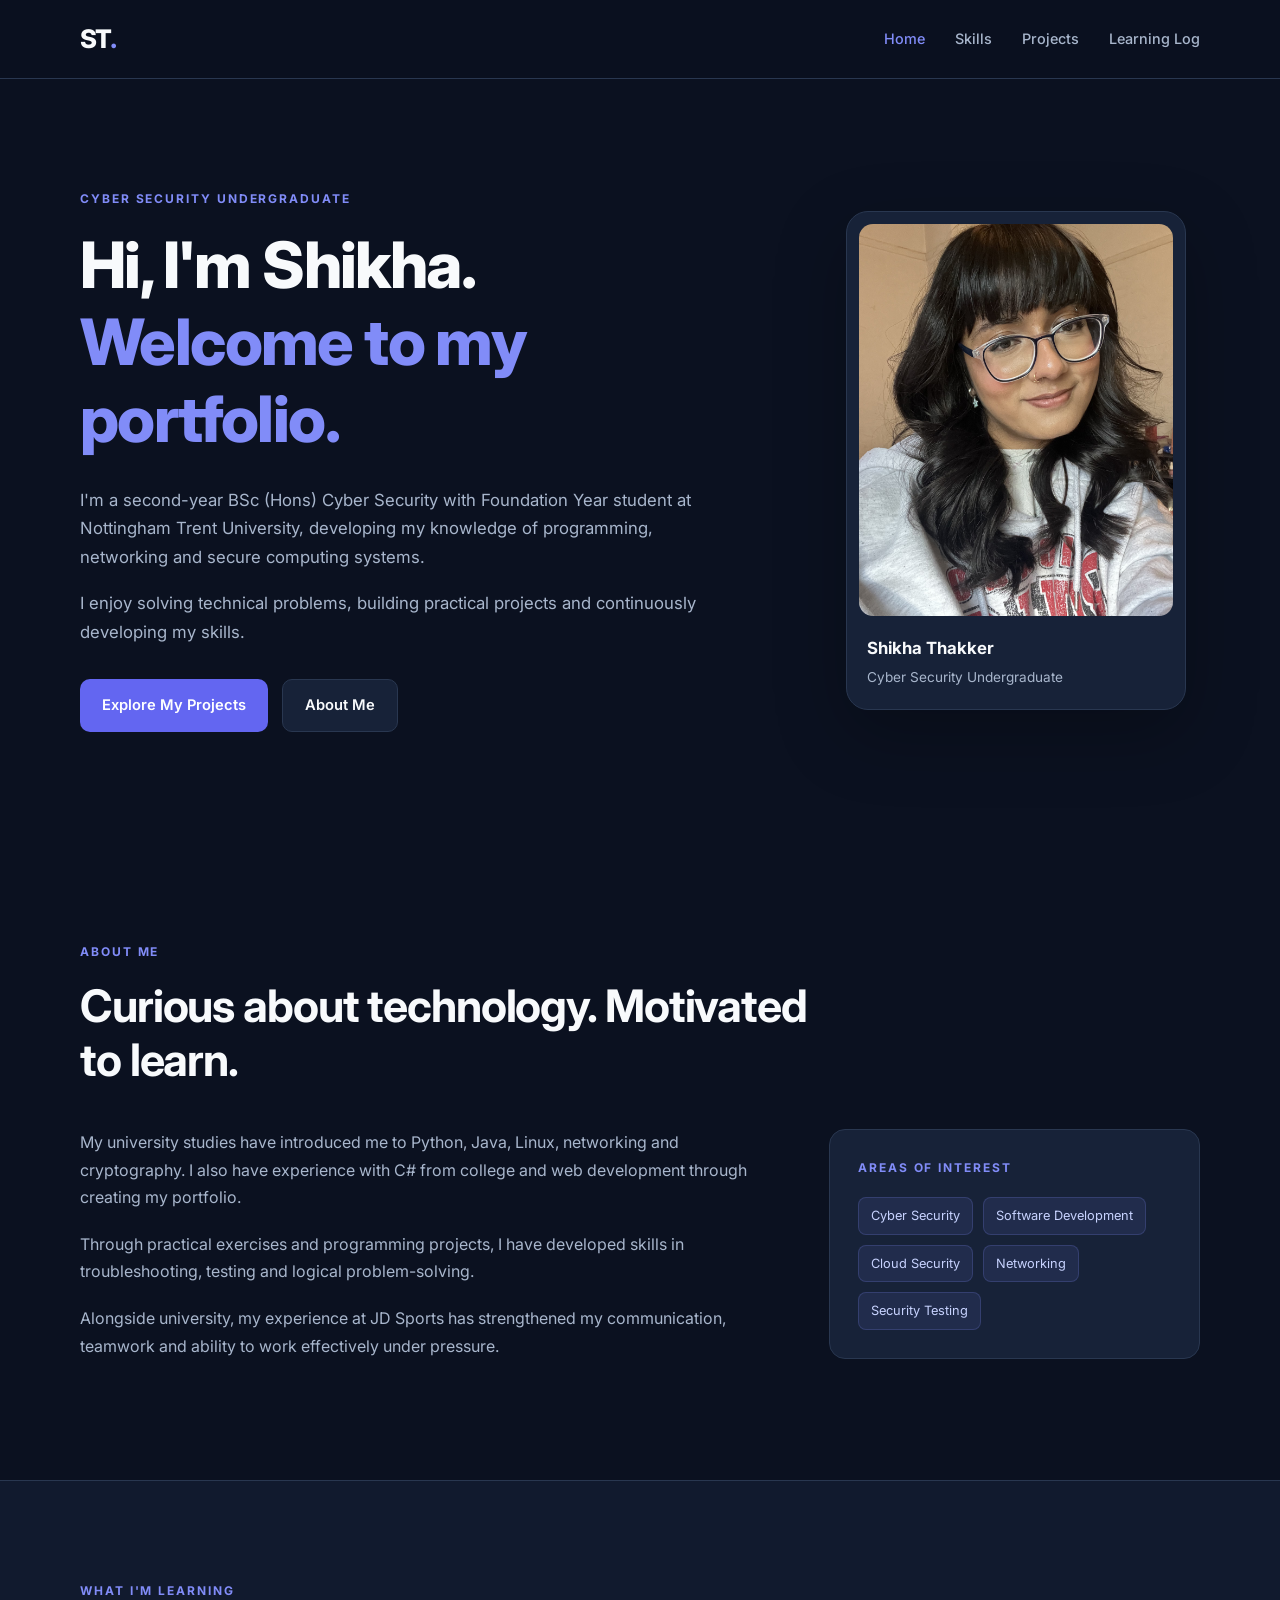
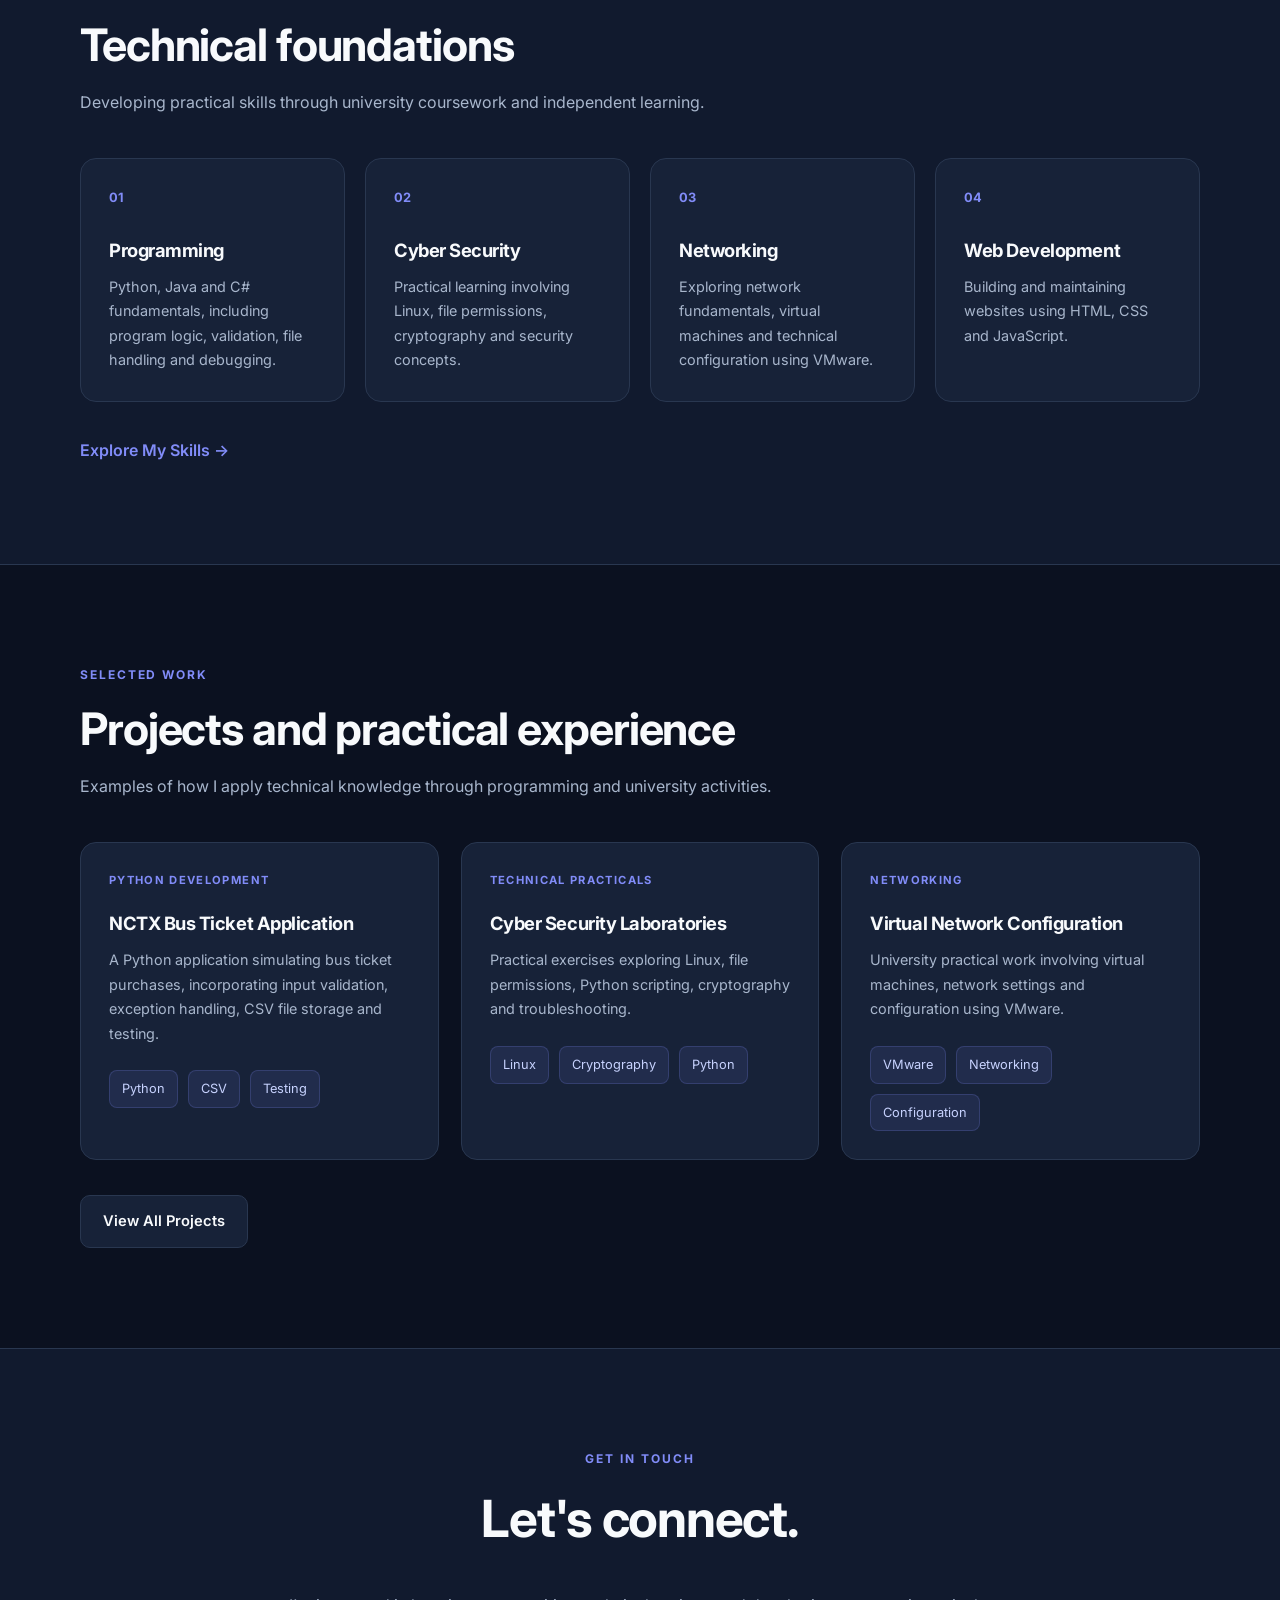
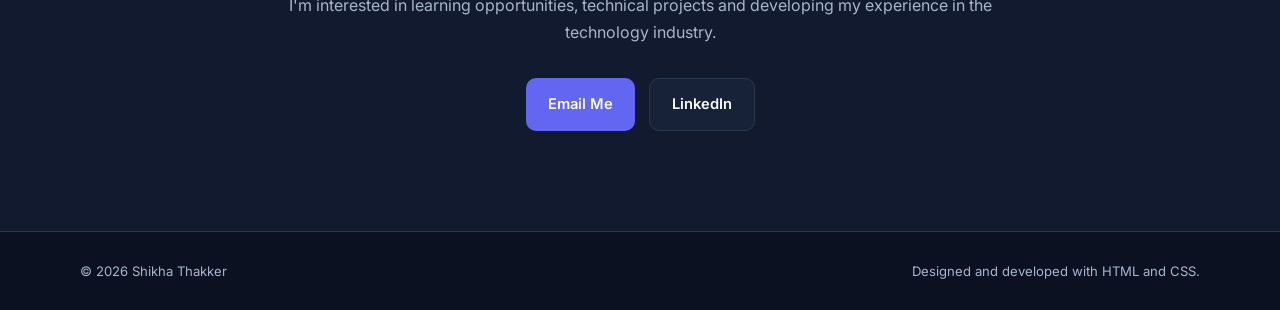
<file: index.html>
<!DOCTYPE html>
<html lang="en">
<head>
    <meta charset="UTF-8">
    <meta name="viewport"
          content="width=device-width, initial-scale=1.0">
    <meta name="description"
          content="Cyber Security portfolio showcasing programming, technical projects, networking and professional development.">

    <title>Shikha Thakker | Cyber Security Portfolio</title>

    <link rel="preconnect" href="https://fonts.googleapis.com">
    <link rel="preconnect" href="https://fonts.gstatic.com" crossorigin>
    <link href="https://fonts.googleapis.com/css2?family=Inter:wght@400;500;600;700;800&display=swap"
          rel="stylesheet">

    <link rel="stylesheet" href="style.css">
</head>

<body>

    <header class="site-header">
        <nav class="nav-container" aria-label="Main navigation">

            <a href="index.html" class="logo">
                ST<span>.</span>
            </a>

            <div class="nav-links">
                <a href="index.html" aria-current="page">Home</a>
                <a href="skills.html">Skills</a>
                <a href="work.html">Projects</a>
                <a href="learning.html">Learning Log</a>
            </div>

        </nav>
    </header>

    <main>

        <!-- HERO SECTION -->
        <section class="hero container">

            <div class="hero-content">

                <p class="eyebrow">
                    CYBER SECURITY UNDERGRADUATE
                </p>

                <h1>
                    Hi, I'm Shikha.
                    <span>Welcome to my portfolio.</span>
                </h1>

                <p class="hero-description">
                    I'm a second-year BSc (Hons) Cyber Security
                    with Foundation Year student at Nottingham
                    Trent University, developing my knowledge
                    of programming, networking and secure
                    computing systems.
                </p>

                <p class="hero-description">
                    I enjoy solving technical problems,
                    building practical projects and
                    continuously developing my skills.
                </p>

                <div class="hero-buttons">
                    <a href="work.html" class="btn btn-primary">
                        Explore My Projects
                    </a>

                    <a href="#about" class="btn btn-secondary">
                        About Me
                    </a>
                </div>

            </div>

            <div class="hero-visual">
                <div class="profile-card">
                    <img src="IMG_5863.jpg"
                         alt="Profile photograph of Shikha Thakker"
                         class="profile-photo">

                    <div class="profile-card-info">
                        <strong>Shikha Thakker</strong>
                        <span>Cyber Security Undergraduate</span>
                    </div>
                </div>
            </div>

        </section>

        <!-- ABOUT SECTION -->
        <section id="about" class="section container">

            <div class="section-heading">
                <p class="eyebrow">ABOUT ME</p>
                <h2>Curious about technology. Motivated to learn.</h2>
            </div>

            <div class="about-grid">

                <div class="about-text">
                    <p>
                        My university studies have introduced
                        me to Python, Java, Linux, networking
                        and cryptography. I also have experience
                        with C# from college and web development
                        through creating my portfolio.
                    </p>

                    <p>
                        Through practical exercises and
                        programming projects, I have developed
                        skills in troubleshooting, testing
                        and logical problem-solving.
                    </p>

                    <p>
                        Alongside university, my experience
                        at JD Sports has strengthened my
                        communication, teamwork and ability
                        to work effectively under pressure.
                    </p>
                </div>

                <div class="about-highlight">
                    <p class="eyebrow">AREAS OF INTEREST</p>

                    <div class="interest-tags">
                        <span>Cyber Security</span>
                        <span>Software Development</span>
                        <span>Cloud Security</span>
                        <span>Networking</span>
                        <span>Security Testing</span>
                    </div>
                </div>

            </div>

        </section>

        <!-- SKILLS SECTION -->
        <section class="section section-alt">

            <div class="container">

                <div class="section-heading">
                    <p class="eyebrow">WHAT I'M LEARNING</p>
                    <h2>Technical foundations</h2>
                    <p>
                        Developing practical skills through
                        university coursework and independent learning.
                    </p>
                </div>

                <div class="card-grid">

                    <article class="feature-card">
                        <div class="card-number">01</div>
                        <h3>Programming</h3>
                        <p>
                            Python, Java and C# fundamentals,
                            including program logic, validation,
                            file handling and debugging.
                        </p>
                    </article>

                    <article class="feature-card">
                        <div class="card-number">02</div>
                        <h3>Cyber Security</h3>
                        <p>
                            Practical learning involving Linux,
                            file permissions, cryptography
                            and security concepts.
                        </p>
                    </article>

                    <article class="feature-card">
                        <div class="card-number">03</div>
                        <h3>Networking</h3>
                        <p>
                            Exploring network fundamentals,
                            virtual machines and technical
                            configuration using VMware.
                        </p>
                    </article>

                    <article class="feature-card">
                        <div class="card-number">04</div>
                        <h3>Web Development</h3>
                        <p>
                            Building and maintaining websites
                            using HTML, CSS and JavaScript.
                        </p>
                    </article>

                </div>

                <div class="section-action">
                    <a href="skills.html" class="text-link">
                        Explore My Skills &rarr;
                    </a>
                </div>

            </div>

        </section>

        <!-- PROJECTS SECTION -->
        <section class="section container">

            <div class="section-heading">
                <p class="eyebrow">SELECTED WORK</p>
                <h2>Projects and practical experience</h2>
                <p>
                    Examples of how I apply technical knowledge
                    through programming and university activities.
                </p>
            </div>

            <div class="project-grid">

                <article class="project-card">

                    <div class="project-label">
                        PYTHON DEVELOPMENT
                    </div>

                    <h3>NCTX Bus Ticket Application</h3>

                    <p>
                        A Python application simulating
                        bus ticket purchases, incorporating
                        input validation, exception handling,
                        CSV file storage and testing.
                    </p>

                    <div class="project-tags">
                        <span>Python</span>
                        <span>CSV</span>
                        <span>Testing</span>
                    </div>

                </article>

                <article class="project-card">

                    <div class="project-label">
                        TECHNICAL PRACTICALS
                    </div>

                    <h3>Cyber Security Laboratories</h3>

                    <p>
                        Practical exercises exploring Linux,
                        file permissions, Python scripting,
                        cryptography and troubleshooting.
                    </p>

                    <div class="project-tags">
                        <span>Linux</span>
                        <span>Cryptography</span>
                        <span>Python</span>
                    </div>

                </article>

                <article class="project-card">

                    <div class="project-label">
                        NETWORKING
                    </div>

                    <h3>Virtual Network Configuration</h3>

                    <p>
                        University practical work involving
                        virtual machines, network settings
                        and configuration using VMware.
                    </p>

                    <div class="project-tags">
                        <span>VMware</span>
                        <span>Networking</span>
                        <span>Configuration</span>
                    </div>

                </article>

            </div>

            <div class="section-action">
                <a href="work.html" class="btn btn-secondary">
                    View All Projects
                </a>
            </div>

        </section>

        <!-- CONTACT SECTION -->
        <section class="section section-alt">

            <div class="container contact-section">

                <p class="eyebrow">GET IN TOUCH</p>

                <h2>Let's connect.</h2>

                <p>
                    I'm interested in learning opportunities,
                    technical projects and developing my
                    experience in the technology industry.
                </p>

                <div class="hero-buttons">
                    <a href="mailto:thakkershikha1@gmail.com"
                       class="btn btn-primary">
                        Email Me
                    </a>

                    <a href="https://www.linkedin.com/in/shikha-thakker-37b8a3303"
                       target="_blank"
                       rel="noopener noreferrer"
                       class="btn btn-secondary">
                        LinkedIn
                    </a>
                </div>

            </div>

        </section>

    </main>

    <footer class="site-footer">

        <div class="container footer-content">

            <p>
                &copy; 2026 Shikha Thakker
            </p>

            <p>
                Designed and developed with HTML and CSS.
            </p>

        </div>

    </footer>

</body>
</html>
</file>
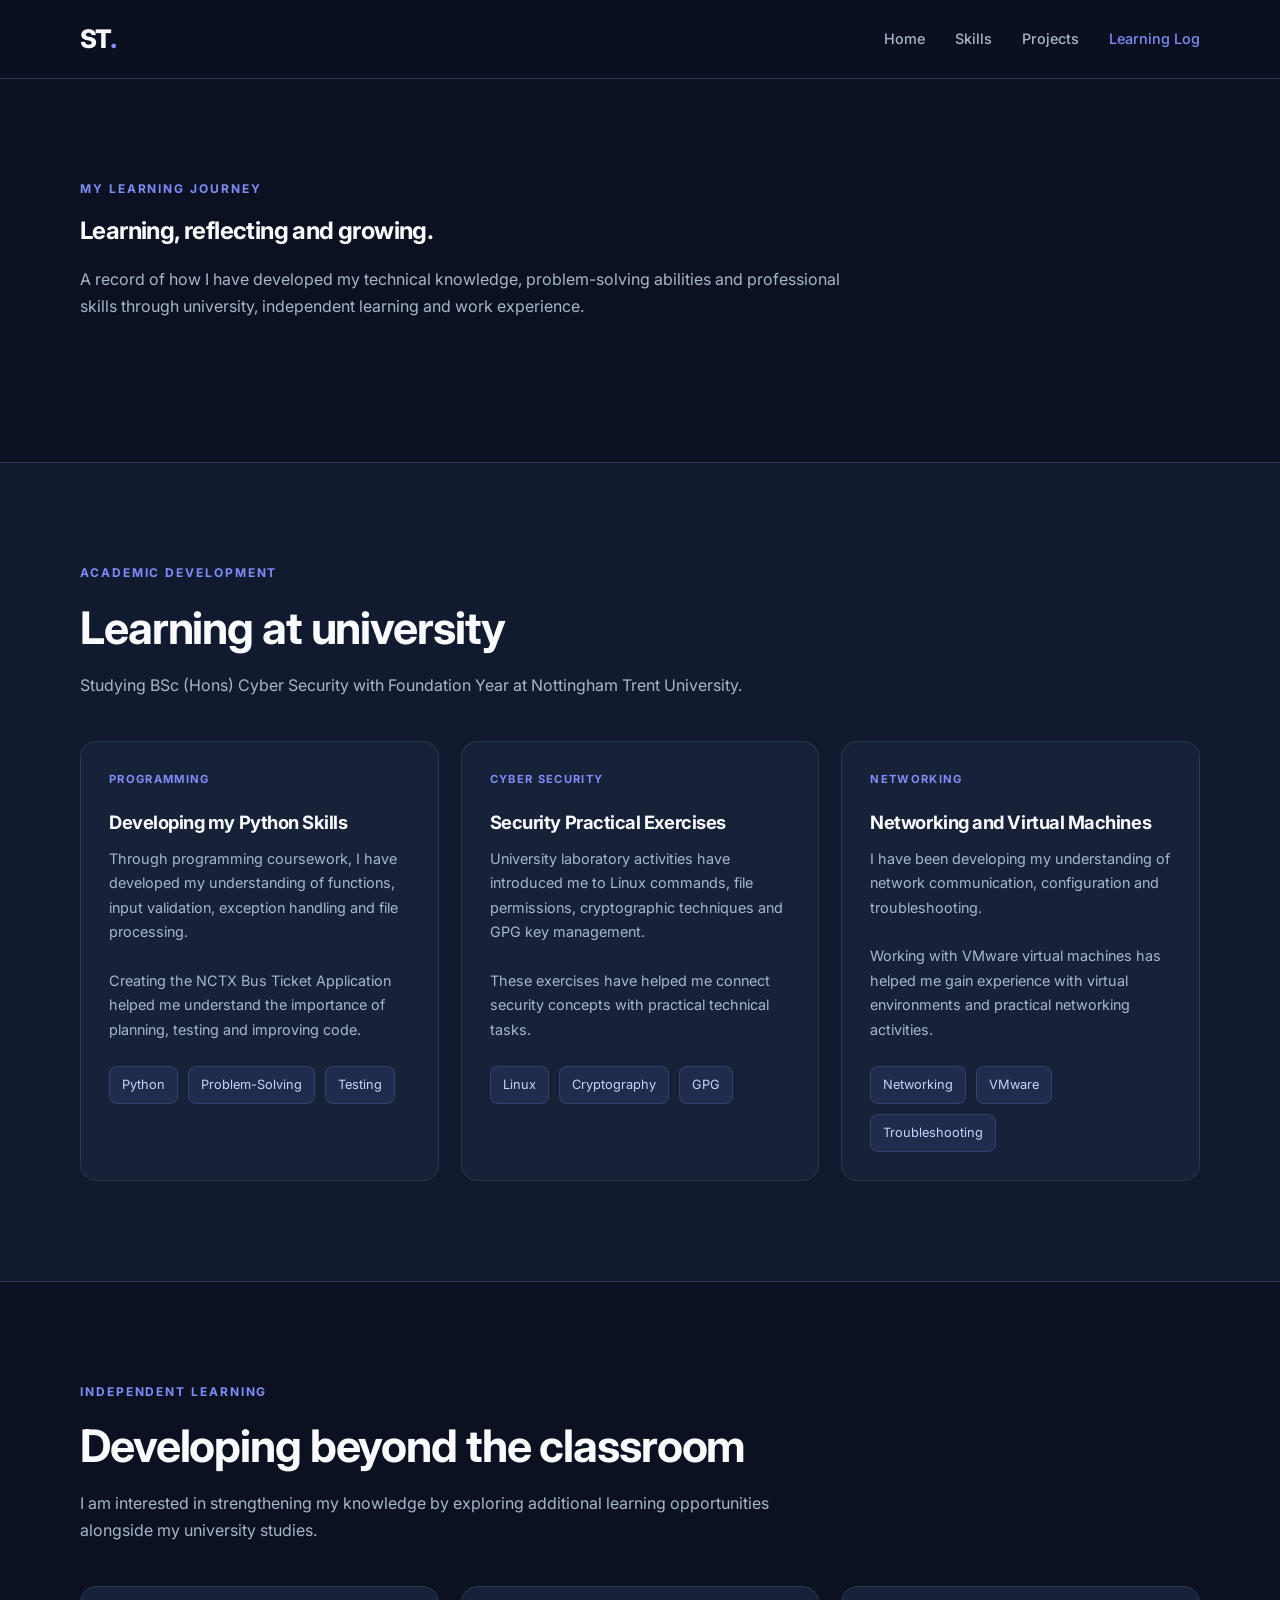
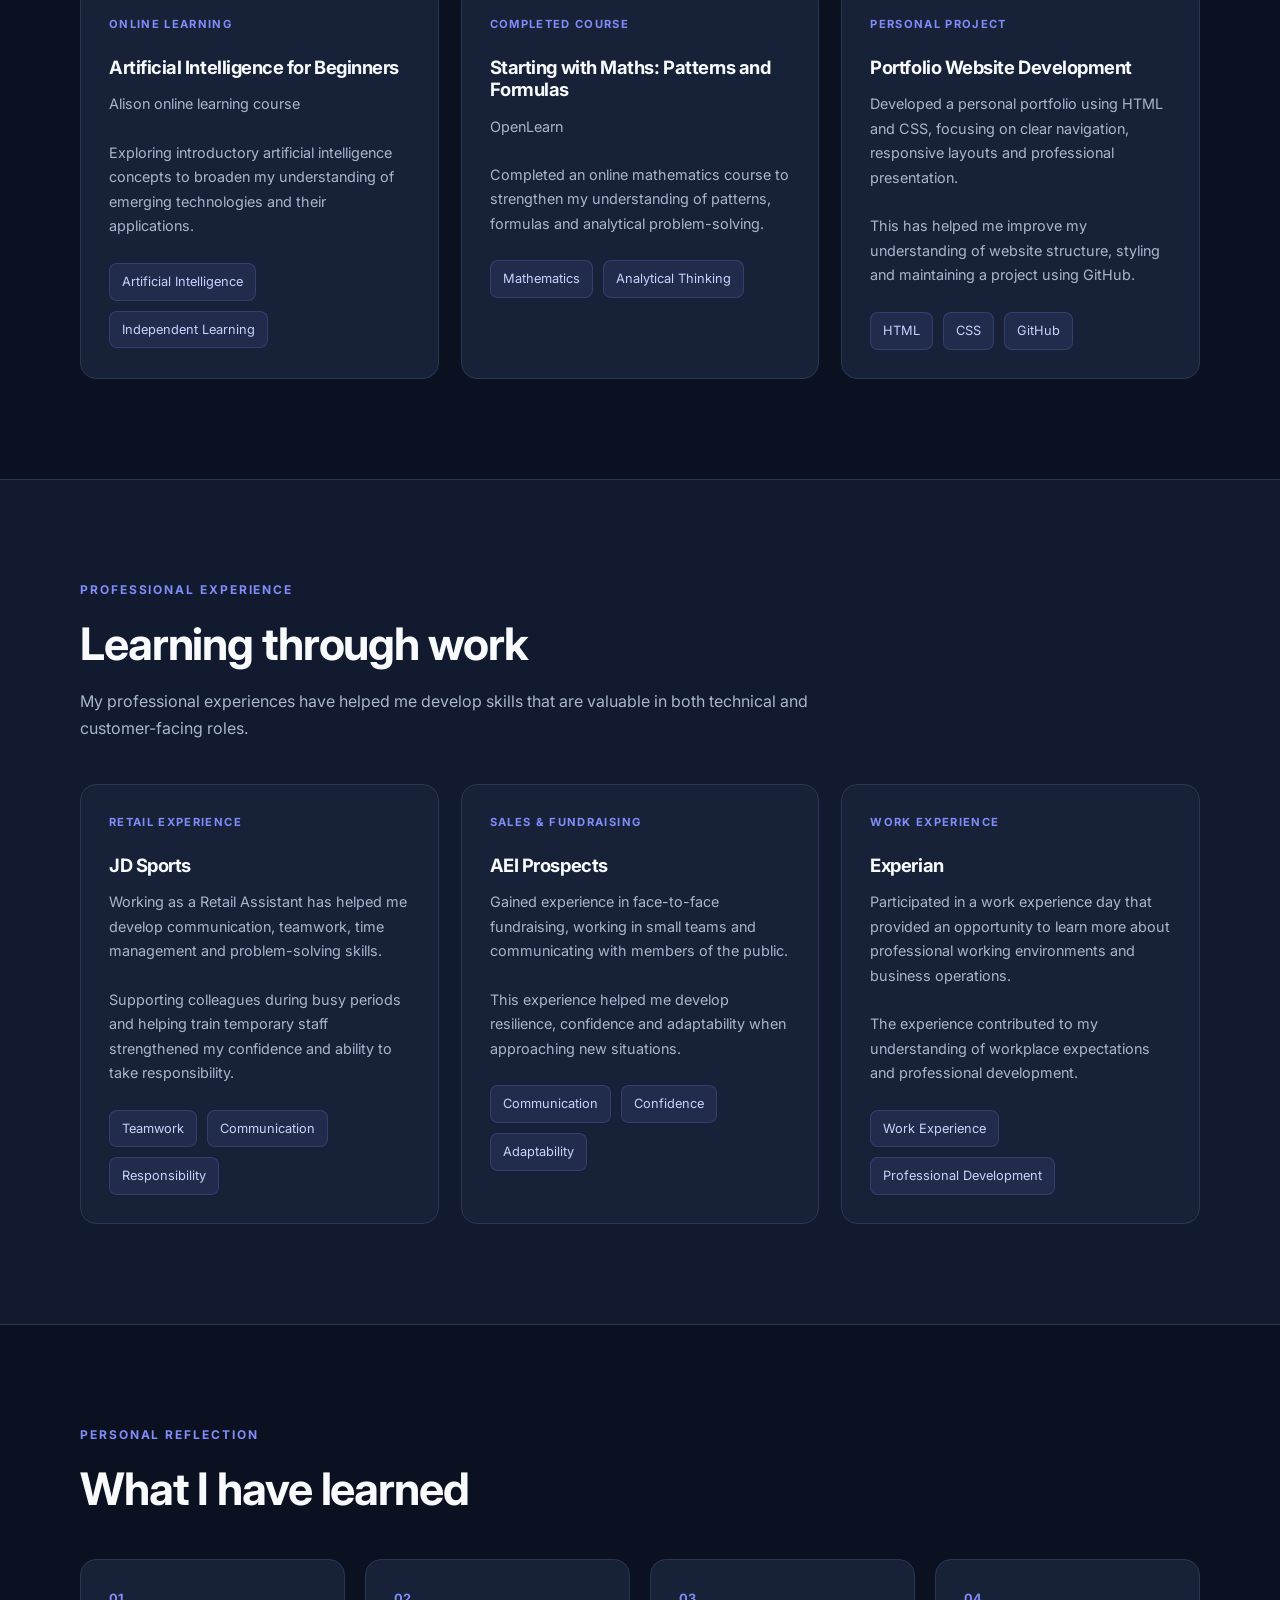
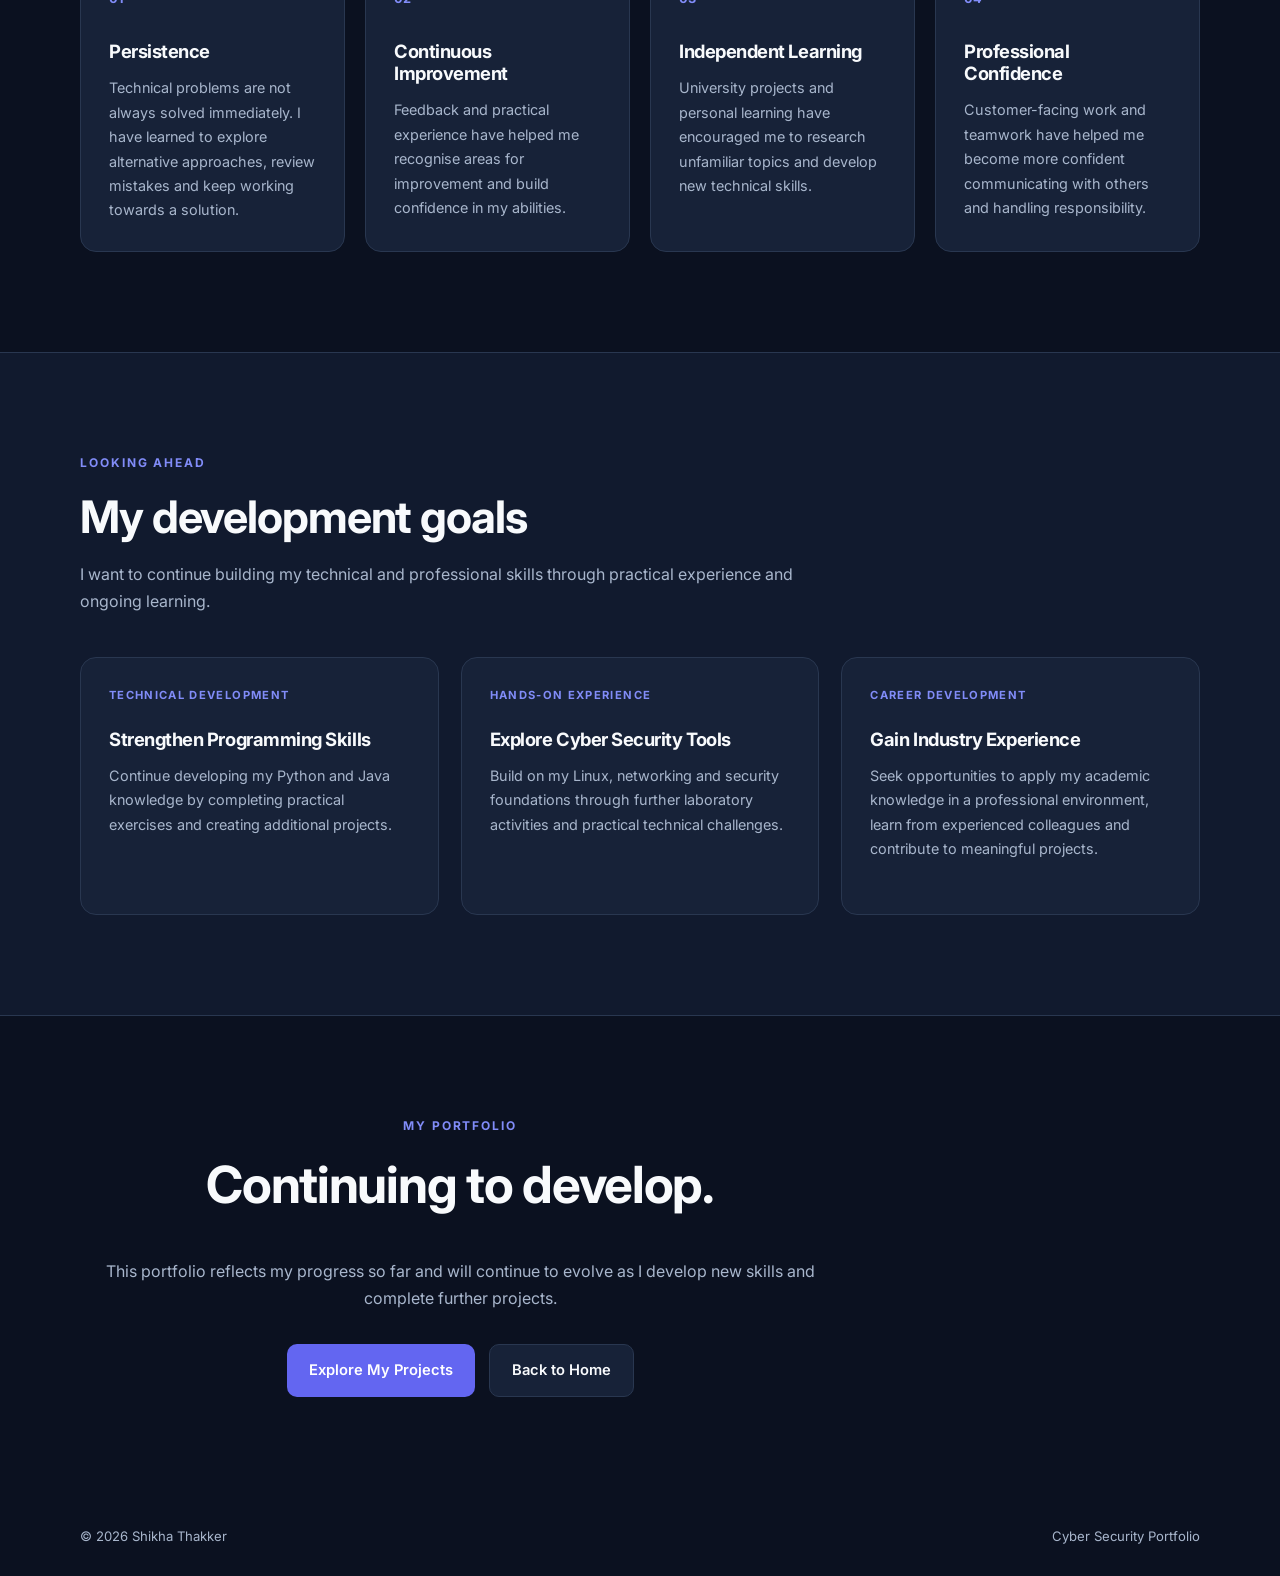
<file: learning.html>
<!DOCTYPE html>
<html lang="en">
<head>
    <meta charset="UTF-8">
    <meta name="viewport" content="width=device-width, initial-scale=1.0">

    <meta name="description"
          content="Learning log documenting the academic, technical and professional development of Shikha Thakker.">

    <title>Learning Log | Shikha Thakker</title>

    <link rel="preconnect" href="https://fonts.googleapis.com">
    <link rel="preconnect" href="https://fonts.gstatic.com" crossorigin>

    <link href="https://fonts.googleapis.com/css2?family=Inter:wght@400;500;600;700;800&display=swap"
          rel="stylesheet">

    <link rel="stylesheet" href="style.css">
</head>

<body>

    <!-- NAVIGATION -->
    <header class="site-header">
        <nav class="nav-container" aria-label="Main navigation">

            <a href="index.html" class="logo">
                ST<span>.</span>
            </a>

            <div class="nav-links">
                <a href="index.html">Home</a>
                <a href="skills.html">Skills</a>
                <a href="work.html">Projects</a>
                <a href="learning.html" aria-current="page">
                    Learning Log
                </a>
            </div>

        </nav>
    </header>

    <main>

        <!-- PAGE INTRODUCTION -->
        <section class="section container">

            <div class="section-heading">
                <p class="eyebrow">MY LEARNING JOURNEY</p>

                <h1>Learning, reflecting and growing.</h1>

                <p>
                    A record of how I have developed my
                    technical knowledge, problem-solving
                    abilities and professional skills
                    through university, independent
                    learning and work experience.
                </p>
            </div>

        </section>

        <!-- UNIVERSITY LEARNING -->
        <section class="section section-alt">

            <div class="container">

                <div class="section-heading">
                    <p class="eyebrow">ACADEMIC DEVELOPMENT</p>
                    <h2>Learning at university</h2>

                    <p>
                        Studying BSc (Hons) Cyber Security
                        with Foundation Year at
                        Nottingham Trent University.
                    </p>
                </div>

                <div class="project-grid">

                    <article class="project-card">

                        <div class="project-label">
                            PROGRAMMING
                        </div>

                        <h3>Developing my Python Skills</h3>

                        <p>
                            Through programming coursework,
                            I have developed my understanding
                            of functions, input validation,
                            exception handling and file
                            processing.
                        </p>

                        <p>
                            Creating the NCTX Bus Ticket
                            Application helped me understand
                            the importance of planning,
                            testing and improving code.
                        </p>

                        <div class="project-tags">
                            <span>Python</span>
                            <span>Problem-Solving</span>
                            <span>Testing</span>
                        </div>

                    </article>

                    <article class="project-card">

                        <div class="project-label">
                            CYBER SECURITY
                        </div>

                        <h3>Security Practical Exercises</h3>

                        <p>
                            University laboratory activities
                            have introduced me to Linux
                            commands, file permissions,
                            cryptographic techniques
                            and GPG key management.
                        </p>

                        <p>
                            These exercises have helped
                            me connect security concepts
                            with practical technical tasks.
                        </p>

                        <div class="project-tags">
                            <span>Linux</span>
                            <span>Cryptography</span>
                            <span>GPG</span>
                        </div>

                    </article>

                    <article class="project-card">

                        <div class="project-label">
                            NETWORKING
                        </div>

                        <h3>Networking and Virtual Machines</h3>

                        <p>
                            I have been developing my
                            understanding of network
                            communication, configuration
                            and troubleshooting.
                        </p>

                        <p>
                            Working with VMware virtual
                            machines has helped me gain
                            experience with virtual
                            environments and practical
                            networking activities.
                        </p>

                        <div class="project-tags">
                            <span>Networking</span>
                            <span>VMware</span>
                            <span>Troubleshooting</span>
                        </div>

                    </article>

                </div>

            </div>

        </section>

        <!-- INDEPENDENT LEARNING -->
        <section class="section container">

            <div class="section-heading">
                <p class="eyebrow">INDEPENDENT LEARNING</p>
                <h2>Developing beyond the classroom</h2>

                <p>
                    I am interested in strengthening
                    my knowledge by exploring additional
                    learning opportunities alongside
                    my university studies.
                </p>
            </div>

            <div class="project-grid">

                <article class="project-card">

                    <div class="project-label">
                        ONLINE LEARNING
                    </div>

                    <h3>Artificial Intelligence for Beginners</h3>

                    <p>
                        Alison online learning course
                    </p>

                    <p>
                        Exploring introductory artificial
                        intelligence concepts to broaden
                        my understanding of emerging
                        technologies and their applications.
                    </p>

                    <div class="project-tags">
                        <span>Artificial Intelligence</span>
                        <span>Independent Learning</span>
                    </div>

                </article>

                <article class="project-card">

                    <div class="project-label">
                        COMPLETED COURSE
                    </div>

                    <h3>Starting with Maths: Patterns and Formulas</h3>

                    <p>
                        OpenLearn
                    </p>

                    <p>
                        Completed an online mathematics
                        course to strengthen my
                        understanding of patterns,
                        formulas and analytical
                        problem-solving.
                    </p>

                    <div class="project-tags">
                        <span>Mathematics</span>
                        <span>Analytical Thinking</span>
                    </div>

                </article>

                <article class="project-card">

                    <div class="project-label">
                        PERSONAL PROJECT
                    </div>

                    <h3>Portfolio Website Development</h3>

                    <p>
                        Developed a personal portfolio
                        using HTML and CSS, focusing
                        on clear navigation, responsive
                        layouts and professional
                        presentation.
                    </p>

                    <p>
                        This has helped me improve
                        my understanding of website
                        structure, styling and
                        maintaining a project
                        using GitHub.
                    </p>

                    <div class="project-tags">
                        <span>HTML</span>
                        <span>CSS</span>
                        <span>GitHub</span>
                    </div>

                </article>

            </div>

        </section>

        <!-- PROFESSIONAL EXPERIENCE -->
        <section class="section section-alt">

            <div class="container">

                <div class="section-heading">
                    <p class="eyebrow">PROFESSIONAL EXPERIENCE</p>
                    <h2>Learning through work</h2>

                    <p>
                        My professional experiences
                        have helped me develop skills
                        that are valuable in both
                        technical and customer-facing roles.
                    </p>
                </div>

                <div class="project-grid">

                    <article class="project-card">

                        <div class="project-label">
                            RETAIL EXPERIENCE
                        </div>

                        <h3>JD Sports</h3>

                        <p>
                            Working as a Retail Assistant
                            has helped me develop
                            communication, teamwork,
                            time management and
                            problem-solving skills.
                        </p>

                        <p>
                            Supporting colleagues during
                            busy periods and helping
                            train temporary staff
                            strengthened my confidence
                            and ability to take
                            responsibility.
                        </p>

                        <div class="project-tags">
                            <span>Teamwork</span>
                            <span>Communication</span>
                            <span>Responsibility</span>
                        </div>

                    </article>

                    <article class="project-card">

                        <div class="project-label">
                            SALES & FUNDRAISING
                        </div>

                        <h3>AEI Prospects</h3>

                        <p>
                            Gained experience in
                            face-to-face fundraising,
                            working in small teams
                            and communicating with
                            members of the public.
                        </p>

                        <p>
                            This experience helped
                            me develop resilience,
                            confidence and adaptability
                            when approaching new
                            situations.
                        </p>

                        <div class="project-tags">
                            <span>Communication</span>
                            <span>Confidence</span>
                            <span>Adaptability</span>
                        </div>

                    </article>

                    <article class="project-card">

                        <div class="project-label">
                            WORK EXPERIENCE
                        </div>

                        <h3>Experian</h3>

                        <p>
                            Participated in a work
                            experience day that
                            provided an opportunity
                            to learn more about
                            professional working
                            environments and
                            business operations.
                        </p>

                        <p>
                            The experience contributed
                            to my understanding of
                            workplace expectations
                            and professional development.
                        </p>

                        <div class="project-tags">
                            <span>Work Experience</span>
                            <span>Professional Development</span>
                        </div>

                    </article>

                </div>

            </div>

        </section>

        <!-- REFLECTION -->
        <section class="section container">

            <div class="section-heading">
                <p class="eyebrow">PERSONAL REFLECTION</p>
                <h2>What I have learned</h2>
            </div>

            <div class="card-grid">

                <article class="feature-card">

                    <div class="card-number">01</div>
                    <h3>Persistence</h3>

                    <p>
                        Technical problems are not
                        always solved immediately.
                        I have learned to explore
                        alternative approaches,
                        review mistakes and keep
                        working towards a solution.
                    </p>

                </article>

                <article class="feature-card">

                    <div class="card-number">02</div>
                    <h3>Continuous Improvement</h3>

                    <p>
                        Feedback and practical
                        experience have helped
                        me recognise areas for
                        improvement and build
                        confidence in my abilities.
                    </p>

                </article>

                <article class="feature-card">

                    <div class="card-number">03</div>
                    <h3>Independent Learning</h3>

                    <p>
                        University projects and
                        personal learning have
                        encouraged me to research
                        unfamiliar topics and
                        develop new technical skills.
                    </p>

                </article>

                <article class="feature-card">

                    <div class="card-number">04</div>
                    <h3>Professional Confidence</h3>

                    <p>
                        Customer-facing work
                        and teamwork have helped
                        me become more confident
                        communicating with others
                        and handling responsibility.
                    </p>

                </article>

            </div>

        </section>

        <!-- FUTURE DEVELOPMENT -->
        <section class="section section-alt">

            <div class="container">

                <div class="section-heading">
                    <p class="eyebrow">LOOKING AHEAD</p>

                    <h2>My development goals</h2>

                    <p>
                        I want to continue building
                        my technical and professional
                        skills through practical
                        experience and ongoing learning.
                    </p>
                </div>

                <div class="project-grid">

                    <article class="project-card">

                        <div class="project-label">
                            TECHNICAL DEVELOPMENT
                        </div>

                        <h3>Strengthen Programming Skills</h3>

                        <p>
                            Continue developing my
                            Python and Java knowledge
                            by completing practical
                            exercises and creating
                            additional projects.
                        </p>

                    </article>

                    <article class="project-card">

                        <div class="project-label">
                            HANDS-ON EXPERIENCE
                        </div>

                        <h3>Explore Cyber Security Tools</h3>

                        <p>
                            Build on my Linux,
                            networking and security
                            foundations through
                            further laboratory
                            activities and practical
                            technical challenges.
                        </p>

                    </article>

                    <article class="project-card">

                        <div class="project-label">
                            CAREER DEVELOPMENT
                        </div>

                        <h3>Gain Industry Experience</h3>

                        <p>
                            Seek opportunities to
                            apply my academic knowledge
                            in a professional environment,
                            learn from experienced
                            colleagues and contribute
                            to meaningful projects.
                        </p>

                    </article>

                </div>

            </div>

        </section>

        <!-- CLOSING SECTION -->
        <section class="section container">

            <div class="contact-section">

                <p class="eyebrow">MY PORTFOLIO</p>

                <h2>Continuing to develop.</h2>

                <p>
                    This portfolio reflects my
                    progress so far and will
                    continue to evolve as I
                    develop new skills and
                    complete further projects.
                </p>

                <div class="hero-buttons">

                    <a href="work.html" class="btn btn-primary">
                        Explore My Projects
                    </a>

                    <a href="index.html" class="btn btn-secondary">
                        Back to Home
                    </a>

                </div>

            </div>

        </section>

    </main>

    <!-- FOOTER -->
    <footer class="site-footer">

        <div class="container footer-content">

            <p>&copy; 2026 Shikha Thakker</p>
            <p>Cyber Security Portfolio</p>

        </div>

    </footer>

</body>
</html>
</file>
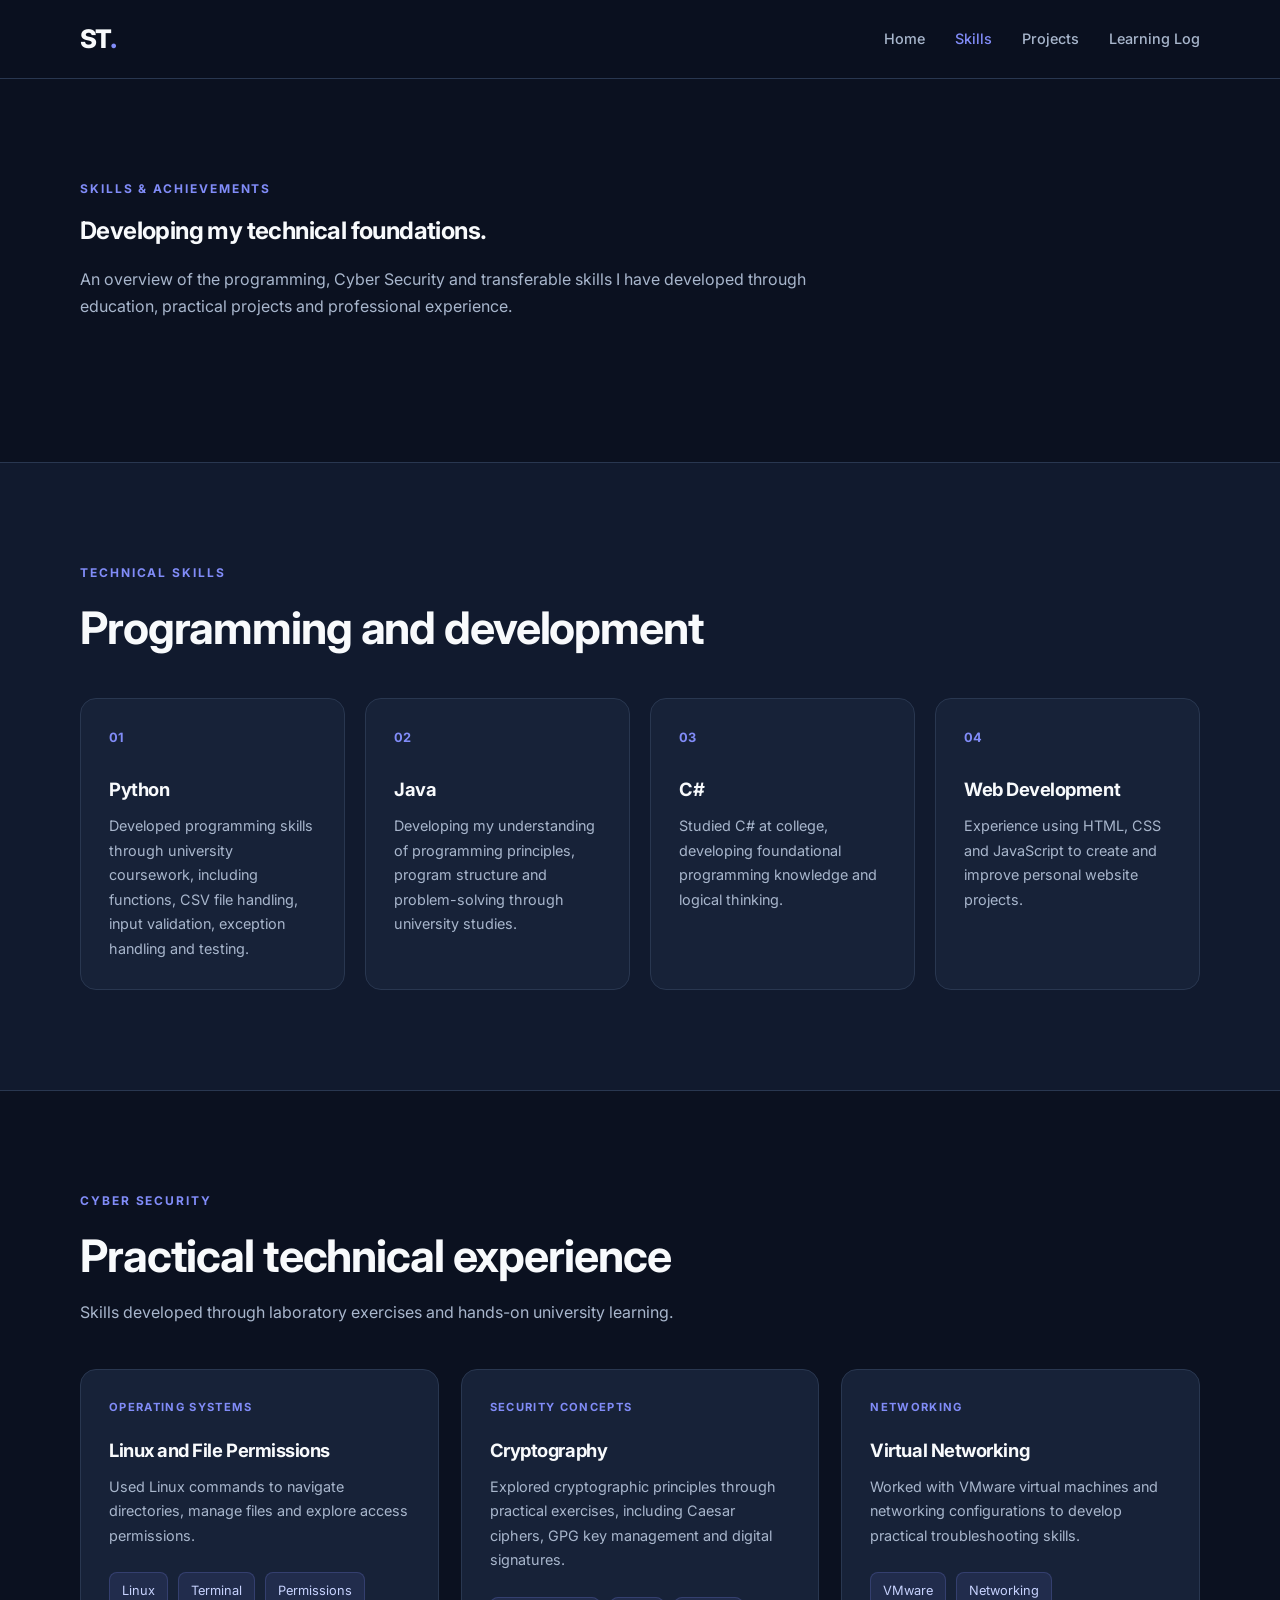
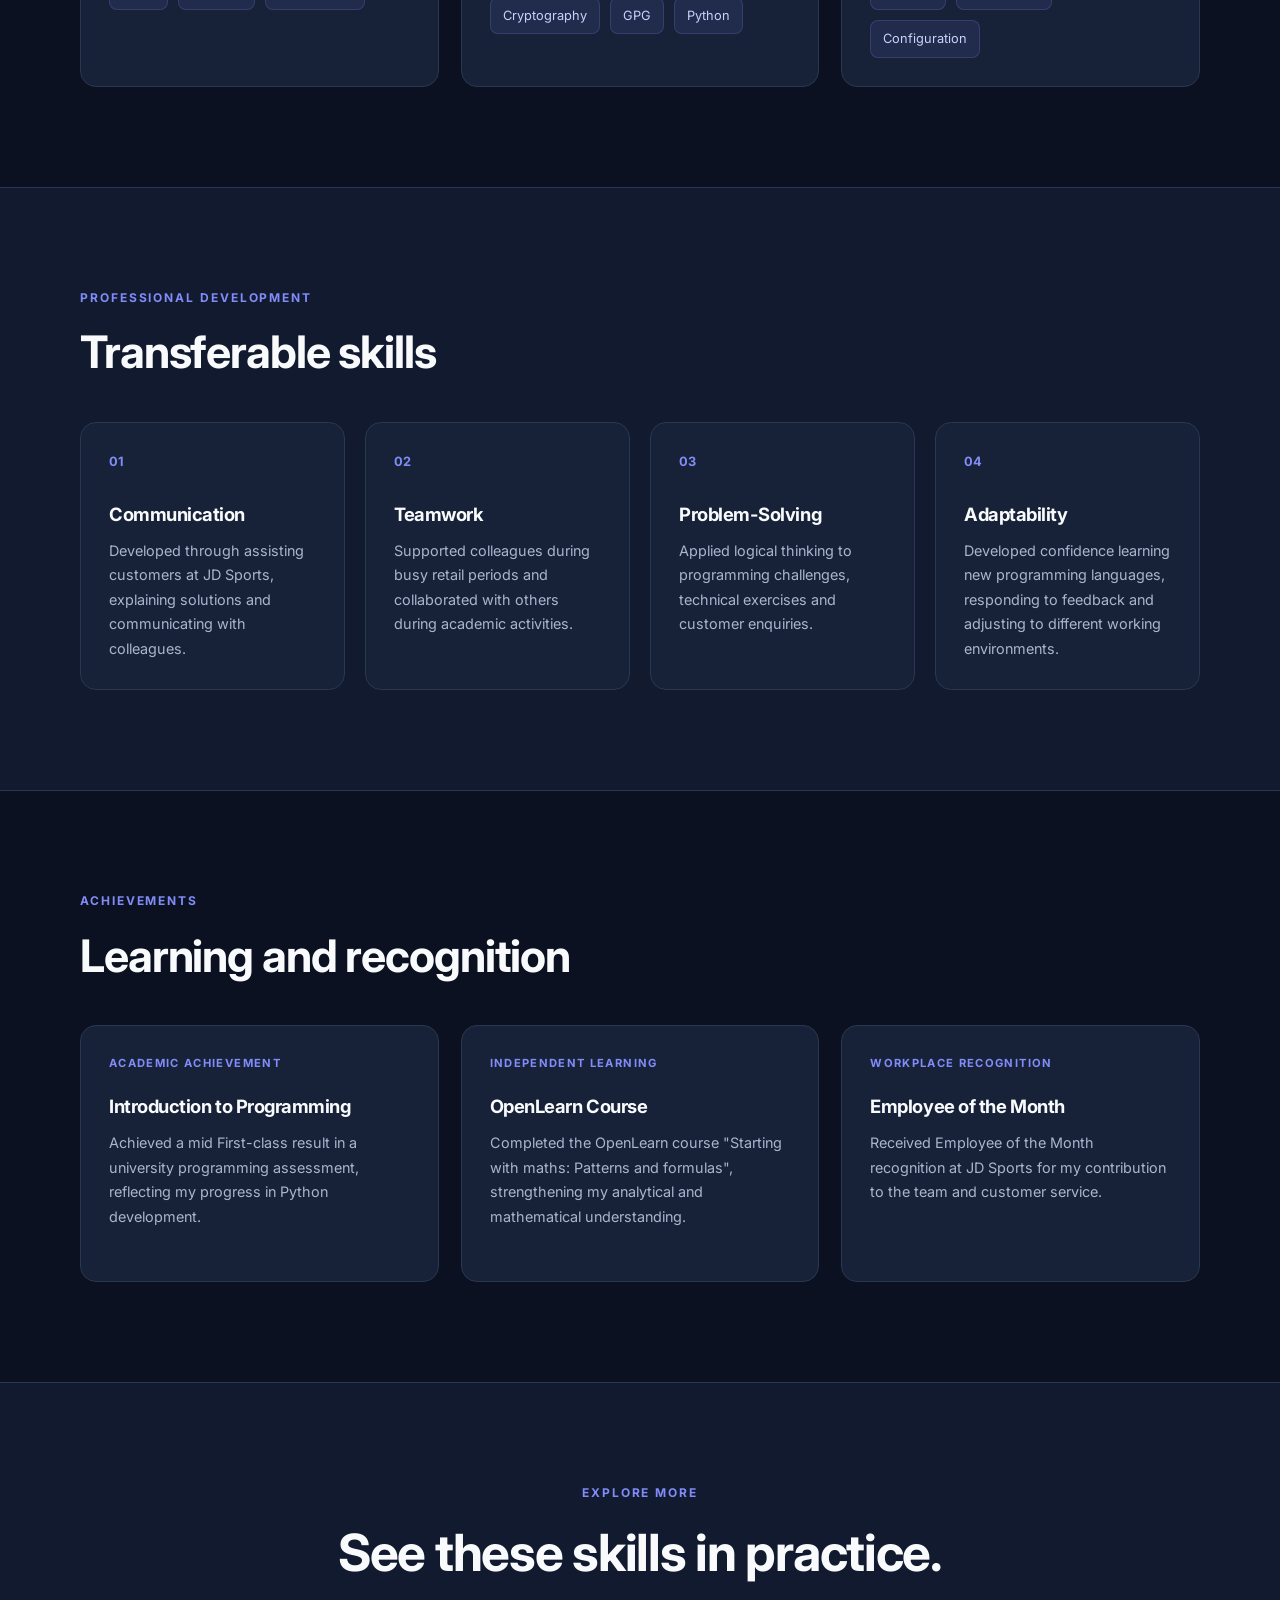
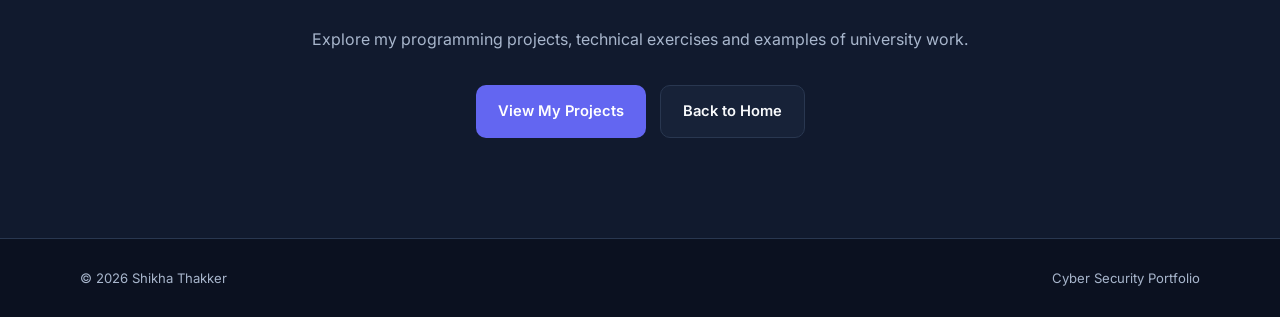
<file: skills.html>
<!DOCTYPE html>
<html lang="en">
<head>
    <meta charset="UTF-8">
    <meta name="viewport"
          content="width=device-width, initial-scale=1.0">

    <meta name="description"
          content="Technical skills, professional experience and academic achievements of Cyber Security undergraduate Shikha Thakker.">

    <title>Skills & Achievements | Shikha Thakker</title>

    <link rel="preconnect" href="https://fonts.googleapis.com">
    <link rel="preconnect" href="https://fonts.gstatic.com" crossorigin>

    <link href="https://fonts.googleapis.com/css2?family=Inter:wght@400;500;600;700;800&display=swap"
          rel="stylesheet">

    <link rel="stylesheet" href="style.css">
</head>

<body>

    <!-- NAVIGATION -->
    <header class="site-header">
        <nav class="nav-container" aria-label="Main navigation">

            <a href="index.html" class="logo">
                ST<span>.</span>
            </a>

            <div class="nav-links">
                <a href="index.html">Home</a>
                <a href="skills.html" aria-current="page">Skills</a>
                <a href="work.html">Projects</a>
                <a href="learning.html">Learning Log</a>
            </div>

        </nav>
    </header>

    <main>

        <!-- PAGE INTRODUCTION -->
        <section class="section container">

            <div class="section-heading">
                <p class="eyebrow">SKILLS & ACHIEVEMENTS</p>

                <h1>Developing my technical foundations.</h1>

                <p>
                    An overview of the programming,
                    Cyber Security and transferable
                    skills I have developed through
                    education, practical projects
                    and professional experience.
                </p>
            </div>

        </section>

        <!-- TECHNICAL SKILLS -->
        <section class="section section-alt">

            <div class="container">

                <div class="section-heading">
                    <p class="eyebrow">TECHNICAL SKILLS</p>
                    <h2>Programming and development</h2>
                </div>

                <div class="card-grid">

                    <article class="feature-card">
                        <div class="card-number">01</div>
                        <h3>Python</h3>

                        <p>
                            Developed programming skills
                            through university coursework,
                            including functions, CSV file
                            handling, input validation,
                            exception handling and testing.
                        </p>
                    </article>

                    <article class="feature-card">
                        <div class="card-number">02</div>
                        <h3>Java</h3>

                        <p>
                            Developing my understanding
                            of programming principles,
                            program structure and
                            problem-solving through
                            university studies.
                        </p>
                    </article>

                    <article class="feature-card">
                        <div class="card-number">03</div>
                        <h3>C#</h3>

                        <p>
                            Studied C# at college,
                            developing foundational
                            programming knowledge
                            and logical thinking.
                        </p>
                    </article>

                    <article class="feature-card">
                        <div class="card-number">04</div>
                        <h3>Web Development</h3>

                        <p>
                            Experience using HTML,
                            CSS and JavaScript to
                            create and improve
                            personal website projects.
                        </p>
                    </article>

                </div>

            </div>

        </section>

        <!-- CYBER SECURITY SKILLS -->
        <section class="section container">

            <div class="section-heading">
                <p class="eyebrow">CYBER SECURITY</p>
                <h2>Practical technical experience</h2>

                <p>
                    Skills developed through laboratory
                    exercises and hands-on university learning.
                </p>
            </div>

            <div class="project-grid">

                <article class="project-card">
                    <div class="project-label">OPERATING SYSTEMS</div>

                    <h3>Linux and File Permissions</h3>

                    <p>
                        Used Linux commands to navigate
                        directories, manage files
                        and explore access permissions.
                    </p>

                    <div class="project-tags">
                        <span>Linux</span>
                        <span>Terminal</span>
                        <span>Permissions</span>
                    </div>
                </article>

                <article class="project-card">
                    <div class="project-label">SECURITY CONCEPTS</div>

                    <h3>Cryptography</h3>

                    <p>
                        Explored cryptographic principles
                        through practical exercises,
                        including Caesar ciphers,
                        GPG key management and
                        digital signatures.
                    </p>

                    <div class="project-tags">
                        <span>Cryptography</span>
                        <span>GPG</span>
                        <span>Python</span>
                    </div>
                </article>

                <article class="project-card">
                    <div class="project-label">NETWORKING</div>

                    <h3>Virtual Networking</h3>

                    <p>
                        Worked with VMware virtual
                        machines and networking
                        configurations to develop
                        practical troubleshooting
                        skills.
                    </p>

                    <div class="project-tags">
                        <span>VMware</span>
                        <span>Networking</span>
                        <span>Configuration</span>
                    </div>
                </article>

            </div>

        </section>

        <!-- PROFESSIONAL SKILLS -->
        <section class="section section-alt">

            <div class="container">

                <div class="section-heading">
                    <p class="eyebrow">PROFESSIONAL DEVELOPMENT</p>
                    <h2>Transferable skills</h2>
                </div>

                <div class="card-grid">

                    <article class="feature-card">
                        <div class="card-number">01</div>
                        <h3>Communication</h3>

                        <p>
                            Developed through assisting
                            customers at JD Sports,
                            explaining solutions and
                            communicating with colleagues.
                        </p>
                    </article>

                    <article class="feature-card">
                        <div class="card-number">02</div>
                        <h3>Teamwork</h3>

                        <p>
                            Supported colleagues during
                            busy retail periods and
                            collaborated with others
                            during academic activities.
                        </p>
                    </article>

                    <article class="feature-card">
                        <div class="card-number">03</div>
                        <h3>Problem-Solving</h3>

                        <p>
                            Applied logical thinking
                            to programming challenges,
                            technical exercises
                            and customer enquiries.
                        </p>
                    </article>

                    <article class="feature-card">
                        <div class="card-number">04</div>
                        <h3>Adaptability</h3>

                        <p>
                            Developed confidence learning
                            new programming languages,
                            responding to feedback
                            and adjusting to different
                            working environments.
                        </p>
                    </article>

                </div>

            </div>

        </section>

        <!-- ACHIEVEMENTS -->
        <section class="section container">

            <div class="section-heading">
                <p class="eyebrow">ACHIEVEMENTS</p>
                <h2>Learning and recognition</h2>
            </div>

            <div class="project-grid">

                <article class="project-card">

                    <div class="project-label">
                        ACADEMIC ACHIEVEMENT
                    </div>

                    <h3>Introduction to Programming</h3>

                    <p>
                        Achieved a mid First-class
                        result in a university
                        programming assessment,
                        reflecting my progress
                        in Python development.
                    </p>

                </article>

                <article class="project-card">

                    <div class="project-label">
                        INDEPENDENT LEARNING
                    </div>

                    <h3>OpenLearn Course</h3>

                    <p>
                        Completed the OpenLearn
                        course "Starting with maths:
                        Patterns and formulas",
                        strengthening my analytical
                        and mathematical understanding.
                    </p>

                </article>

                <article class="project-card">

                    <div class="project-label">
                        WORKPLACE RECOGNITION
                    </div>

                    <h3>Employee of the Month</h3>

                    <p>
                        Received Employee of the
                        Month recognition at JD Sports
                        for my contribution to the
                        team and customer service.
                    </p>

                </article>

            </div>

        </section>

        <!-- NEXT PAGE -->
        <section class="section section-alt">

            <div class="container contact-section">

                <p class="eyebrow">EXPLORE MORE</p>

                <h2>See these skills in practice.</h2>

                <p>
                    Explore my programming projects,
                    technical exercises and examples
                    of university work.
                </p>

                <div class="hero-buttons">
                    <a href="work.html" class="btn btn-primary">
                        View My Projects
                    </a>

                    <a href="index.html" class="btn btn-secondary">
                        Back to Home
                    </a>
                </div>

            </div>

        </section>

    </main>

    <footer class="site-footer">

        <div class="container footer-content">

            <p>&copy; 2026 Shikha Thakker</p>

            <p>Cyber Security Portfolio</p>

        </div>

    </footer>

</body>
</html>
</file>
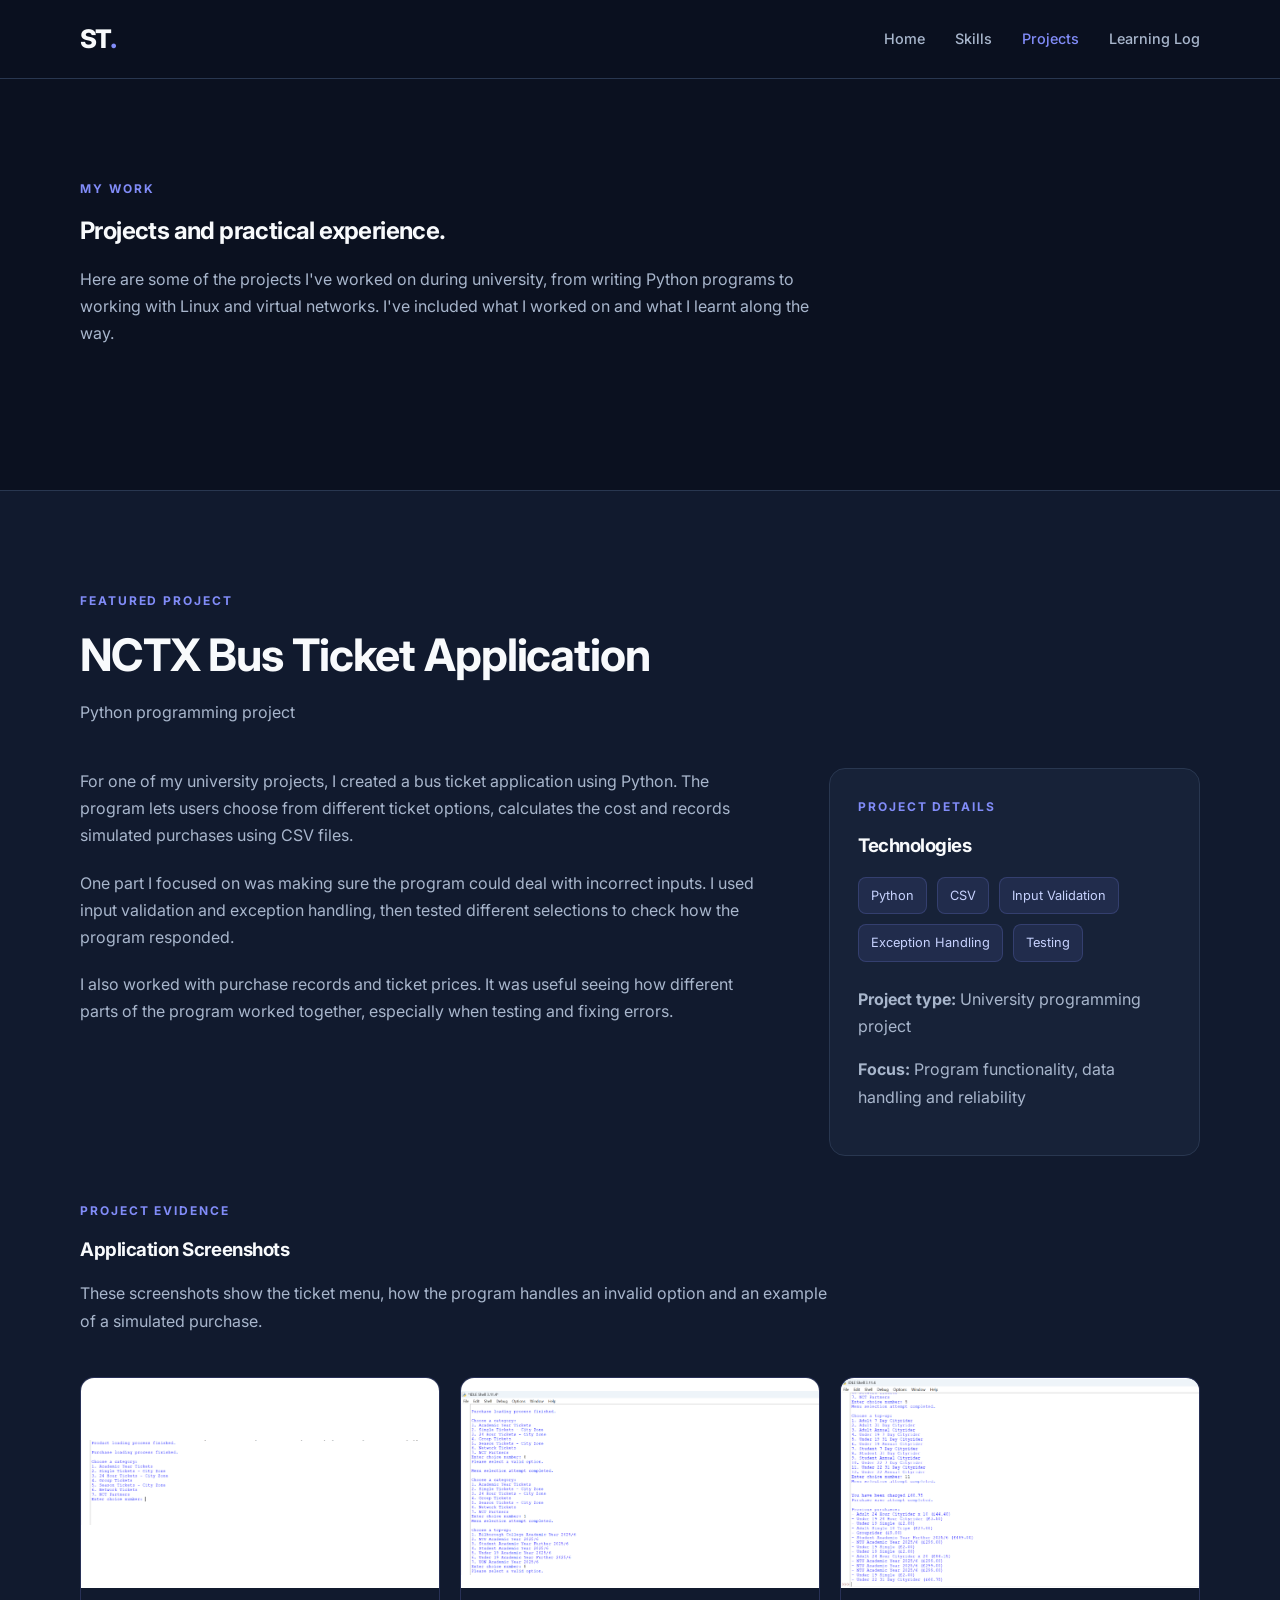
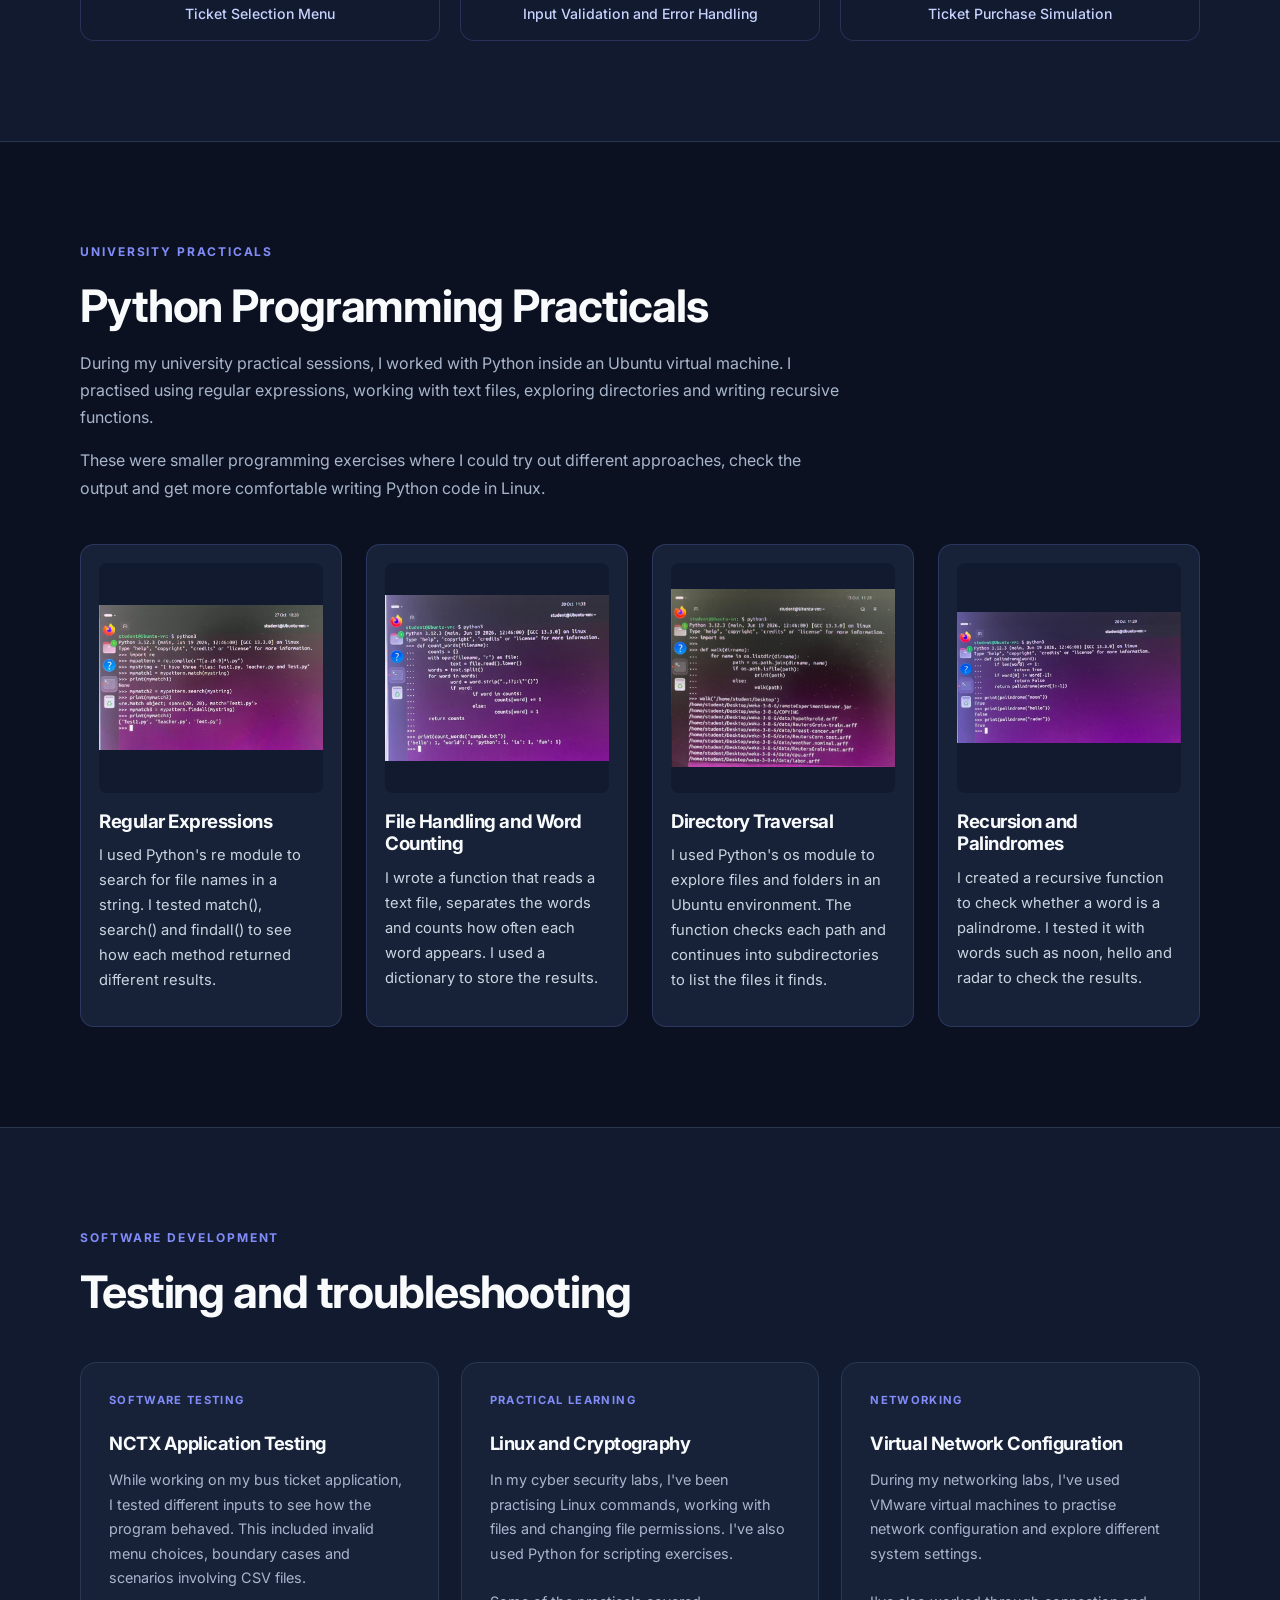
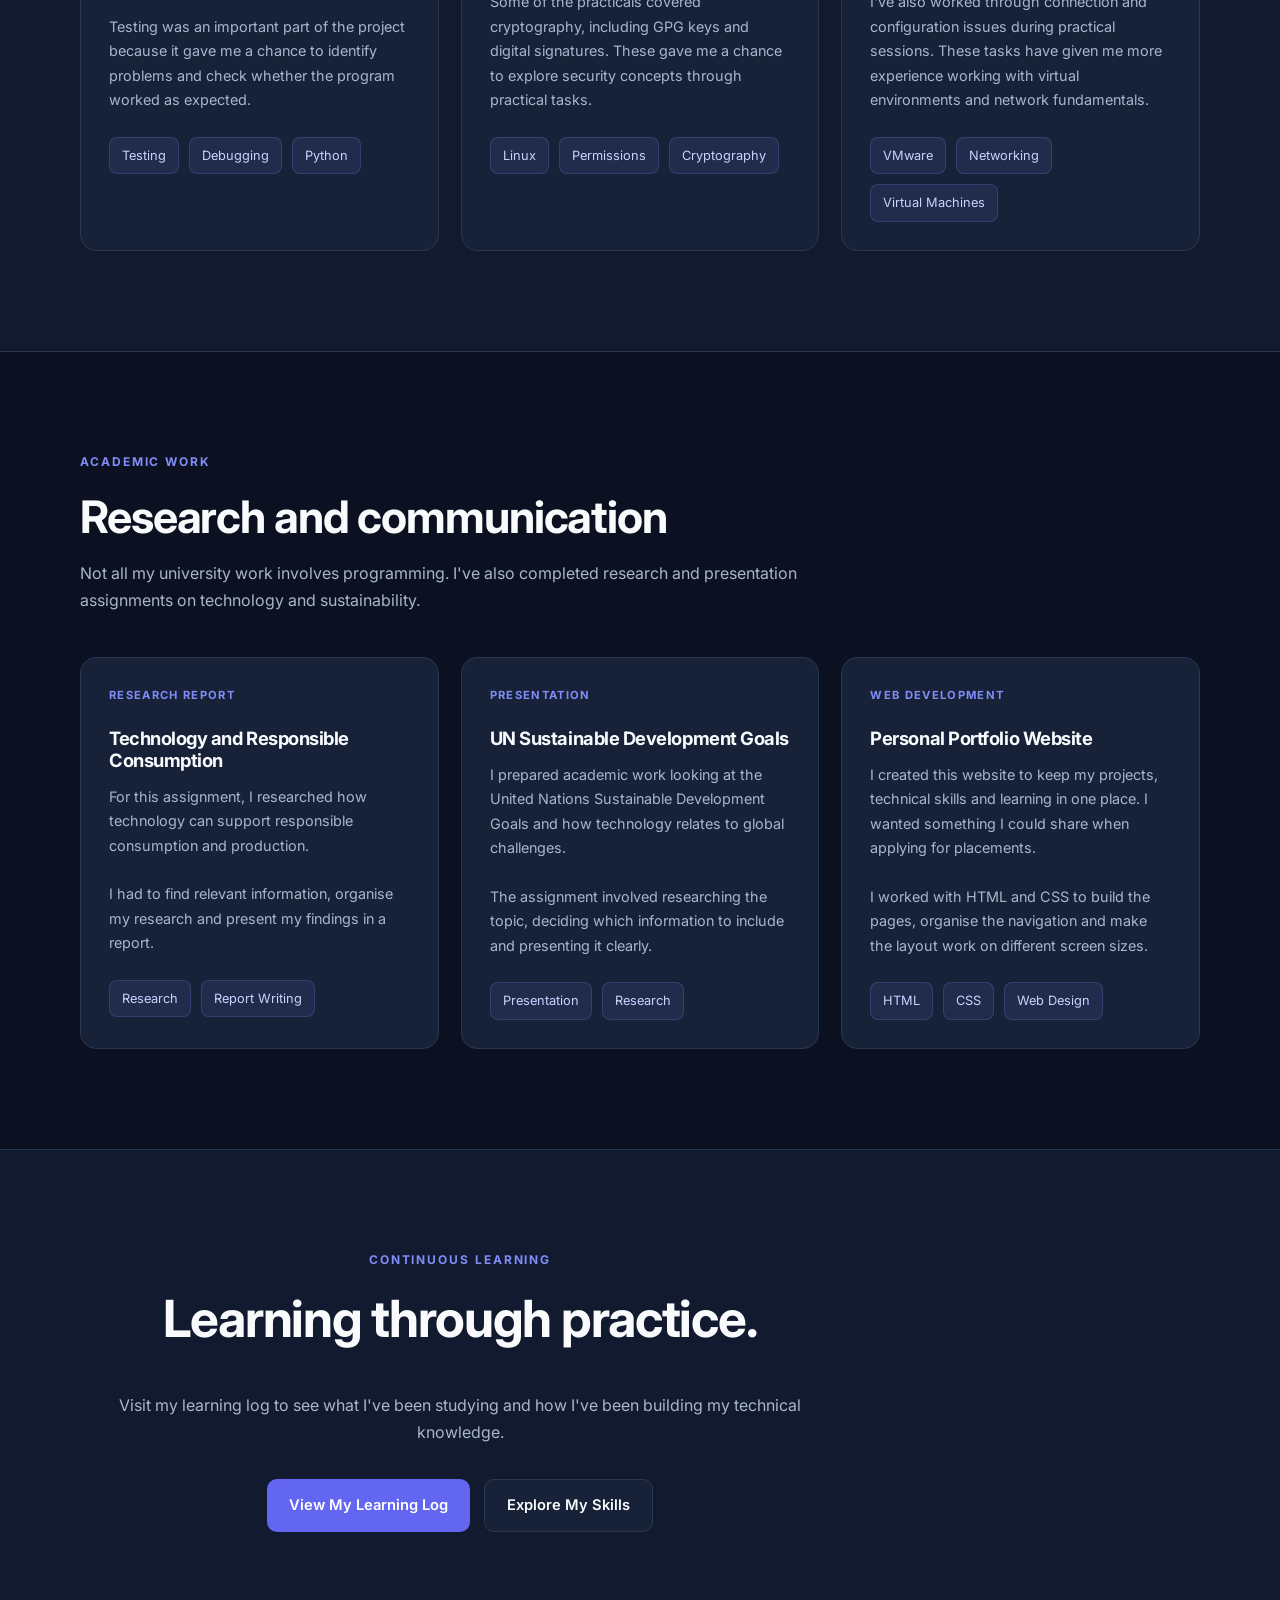
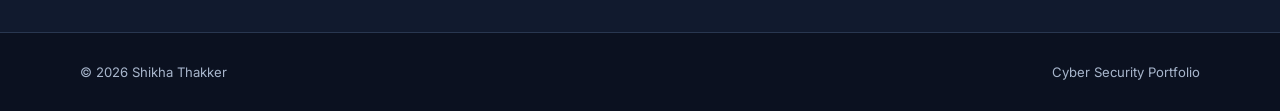
<file: work.html>
<!DOCTYPE html>
<html lang="en">
<head>
    <meta charset="UTF-8">
    <meta name="viewport" content="width=device-width, initial-scale=1.0">

    <meta name="description"
          content="Programming projects, cyber security practicals and university work by Shikha Thakker.">

    <title>Projects | Shikha Thakker</title>

    <link rel="preconnect" href="https://fonts.googleapis.com">
    <link rel="preconnect" href="https://fonts.gstatic.com" crossorigin>

    <link href="https://fonts.googleapis.com/css2?family=Inter:wght@400;500;600;700;800&display=swap"
          rel="stylesheet">

    <link rel="stylesheet" href="style.css">

    <style>
        .project-screenshots {
            display: grid;
            grid-template-columns: repeat(
                auto-fit,
                minmax(min(100%, 260px), 1fr)
            );
            gap: 20px;
            margin-top: 30px;
        }

        .project-screenshots figure {
            margin: 0;
            min-width: 0;
            overflow: hidden;
            background: #111a2e;
            border: 1px solid rgba(129, 140, 248, 0.2);
            border-radius: 14px;
        }

        .project-screenshots img {
            display: block;
            width: 100%;
            height: 210px;
            object-fit: contain;
            background: #ffffff;
        }

        .project-screenshots figcaption {
            padding: 14px 12px;
            color: #c7d2fe;
            font-size: 0.88rem;
            font-weight: 500;
            text-align: center;
        }

        .practical-gallery {
            display: grid;
            grid-template-columns: repeat(
                auto-fit,
                minmax(min(100%, 250px), 1fr)
            );
            gap: 24px;
            margin-top: 30px;
        }

        .practical-card {
            min-width: 0;
            padding: 18px;
            background: #172238;
            border: 1px solid rgba(129, 140, 248, 0.2);
            border-radius: 14px;
        }

        .practical-card img {
            display: block;
            width: 100%;
            height: 230px;
            object-fit: contain;
            background: #111a2e;
            border-radius: 8px;
        }

        .practical-card h3 {
            margin-top: 18px;
            margin-bottom: 10px;
            color: #f8fafc;
        }

        .practical-card p {
            color: #cbd5e1;
            line-height: 1.7;
            font-size: 0.92rem;
        }

        @media (max-width: 600px) {
            .project-screenshots img,
            .practical-card img {
                height: auto;
                max-height: 300px;
            }
        }
    </style>
</head>

<body>

    <!-- NAVIGATION -->
    <header class="site-header">
        <nav class="nav-container" aria-label="Main navigation">

            <a href="index.html" class="logo">
                ST<span>.</span>
            </a>

            <div class="nav-links">
                <a href="index.html">Home</a>
                <a href="skills.html">Skills</a>
                <a href="work.html" aria-current="page">Projects</a>
                <a href="learning.html">Learning Log</a>
            </div>

        </nav>
    </header>

    <main>

        <!-- INTRODUCTION -->
        <section class="section container">

            <div class="section-heading">
                <p class="eyebrow">MY WORK</p>

                <h1>Projects and practical experience.</h1>

                <p>
                    Here are some of the projects I've worked
                    on during university, from writing Python
                    programs to working with Linux and
                    virtual networks. I've included what
                    I worked on and what I learnt along the way.
                </p>
            </div>

        </section>

        <!-- FEATURED PROJECT -->
        <section class="section section-alt">

            <div class="container">

                <div class="section-heading">
                    <p class="eyebrow">FEATURED PROJECT</p>
                    <h2>NCTX Bus Ticket Application</h2>
                    <p>Python programming project</p>
                </div>

                <div class="about-grid">

                    <div class="about-text">

                        <p>
                            For one of my university projects,
                            I created a bus ticket application
                            using Python. The program lets
                            users choose from different ticket
                            options, calculates the cost and
                            records simulated purchases
                            using CSV files.
                        </p>

                        <p>
                            One part I focused on was making
                            sure the program could deal with
                            incorrect inputs. I used input
                            validation and exception handling,
                            then tested different selections
                            to check how the program responded.
                        </p>

                        <p>
                            I also worked with purchase
                            records and ticket prices.
                            It was useful seeing how
                            different parts of the program
                            worked together, especially
                            when testing and fixing errors.
                        </p>

                    </div>

                    <div class="about-highlight">

                        <p class="eyebrow">PROJECT DETAILS</p>

                        <h3>Technologies</h3>

                        <div class="interest-tags">
                            <span>Python</span>
                            <span>CSV</span>
                            <span>Input Validation</span>
                            <span>Exception Handling</span>
                            <span>Testing</span>
                        </div>

                        <p style="margin-top:24px;">
                            <strong>Project type:</strong>
                            University programming project
                        </p>

                        <p>
                            <strong>Focus:</strong>
                            Program functionality,
                            data handling and reliability
                        </p>

                    </div>

                </div>

                <!-- NCTX SCREENSHOTS -->
                <div class="section-heading"
                     style="margin-top:45px;">

                    <p class="eyebrow">PROJECT EVIDENCE</p>
                    <h3>Application Screenshots</h3>

                    <p>
                        These screenshots show the ticket
                        menu, how the program handles
                        an invalid option and an example
                        of a simulated purchase.
                    </p>

                </div>

                <div class="project-screenshots">

                    <figure>
                        <img
                            src="ticket-menu.png"
                            alt="Python application displaying bus ticket categories"
                            loading="lazy"
                        >
                        <figcaption>
                            Ticket Selection Menu
                        </figcaption>
                    </figure>

                    <figure>
                        <img
                            src="input-validation.png"
                            alt="Python application rejecting invalid ticket selections"
                            loading="lazy"
                        >
                        <figcaption>
                            Input Validation and Error Handling
                        </figcaption>
                    </figure>

                    <figure>
                        <img
                            src="ticket-purchase.png"
                            alt="Python application displaying a simulated purchase"
                            loading="lazy"
                        >
                        <figcaption>
                            Ticket Purchase Simulation
                        </figcaption>
                    </figure>

                </div>

            </div>

        </section>

        <!-- PYTHON PROGRAMMING PRACTICALS -->
        <section class="section container">

            <div class="section-heading">

                <p class="eyebrow">UNIVERSITY PRACTICALS</p>

                <h2>Python Programming Practicals</h2>

                <p>
                    During my university practical sessions,
                    I worked with Python inside an Ubuntu
                    virtual machine. I practised using regular
                    expressions, working with text files,
                    exploring directories and writing
                    recursive functions.
                </p>

                <p>
                    These were smaller programming exercises
                    where I could try out different approaches,
                    check the output and get more comfortable
                    writing Python code in Linux.
                </p>

            </div>

            <div class="practical-gallery">

                <!-- REGULAR EXPRESSIONS -->
                <article class="practical-card">

                    <img
                        src="regex-python.jpeg"
                        alt="Python regular expression exercise showing match, search and findall"
                        loading="lazy"
                    >

                    <h3>Regular Expressions</h3>

                    <p>
                        I used Python's re module to
                        search for file names in a string.
                        I tested match(), search() and
                        findall() to see how each method
                        returned different results.
                    </p>

                </article>

                <!-- WORD COUNT -->
                <article class="practical-card">

                    <img
                        src="word-count.jpeg"
                        alt="Python word counting function running in Ubuntu"
                        loading="lazy"
                    >

                    <h3>File Handling and Word Counting</h3>

                    <p>
                        I wrote a function that reads
                        a text file, separates the words
                        and counts how often each word
                        appears. I used a dictionary
                        to store the results.
                    </p>

                </article>

                <!-- DIRECTORY TRAVERSAL -->
                <article class="practical-card">

                    <img
                        src="directory-traversal.jpeg"
                        alt="Python recursive directory traversal using the os module"
                        loading="lazy"
                    >

                    <h3>Directory Traversal</h3>

                    <p>
                        I used Python's os module to
                        explore files and folders in
                        an Ubuntu environment. The
                        function checks each path and
                        continues into subdirectories
                        to list the files it finds.
                    </p>

                </article>

                <!-- RECURSION -->
                <article class="practical-card">

                    <img
                        src="recursion-python.jpeg"
                        alt="Python recursive palindrome function tested with different words"
                        loading="lazy"
                    >

                    <h3>Recursion and Palindromes</h3>

                    <p>
                        I created a recursive function
                        to check whether a word is a
                        palindrome. I tested it with
                        words such as noon, hello
                        and radar to check the results.
                    </p>

                </article>

            </div>

        </section>

        <!-- TESTING AND TECHNICAL WORK -->
        <section class="section section-alt">

            <div class="container">

                <div class="section-heading">
                    <p class="eyebrow">SOFTWARE DEVELOPMENT</p>
                    <h2>Testing and troubleshooting</h2>
                </div>

                <div class="project-grid">

                    <article class="project-card">

                        <div class="project-label">
                            SOFTWARE TESTING
                        </div>

                        <h3>NCTX Application Testing</h3>

                        <p>
                            While working on my bus ticket
                            application, I tested different
                            inputs to see how the program
                            behaved. This included invalid
                            menu choices, boundary cases
                            and scenarios involving CSV files.
                        </p>

                        <p>
                            Testing was an important part
                            of the project because it gave
                            me a chance to identify problems
                            and check whether the program
                            worked as expected.
                        </p>

                        <div class="project-tags">
                            <span>Testing</span>
                            <span>Debugging</span>
                            <span>Python</span>
                        </div>

                    </article>

                    <article class="project-card">

                        <div class="project-label">
                            PRACTICAL LEARNING
                        </div>

                        <h3>Linux and Cryptography</h3>

                        <p>
                            In my cyber security labs,
                            I've been practising Linux
                            commands, working with files
                            and changing file permissions.
                            I've also used Python for
                            scripting exercises.
                        </p>

                        <p>
                            Some of the practicals covered
                            cryptography, including GPG
                            keys and digital signatures.
                            These gave me a chance to
                            explore security concepts
                            through practical tasks.
                        </p>

                        <div class="project-tags">
                            <span>Linux</span>
                            <span>Permissions</span>
                            <span>Cryptography</span>
                        </div>

                    </article>

                    <article class="project-card">

                        <div class="project-label">
                            NETWORKING
                        </div>

                        <h3>Virtual Network Configuration</h3>

                        <p>
                            During my networking labs,
                            I've used VMware virtual
                            machines to practise network
                            configuration and explore
                            different system settings.
                        </p>

                        <p>
                            I've also worked through
                            connection and configuration
                            issues during practical sessions.
                            These tasks have given me
                            more experience working with
                            virtual environments and
                            network fundamentals.
                        </p>

                        <div class="project-tags">
                            <span>VMware</span>
                            <span>Networking</span>
                            <span>Virtual Machines</span>
                        </div>

                    </article>

                </div>

            </div>

        </section>

        <!-- OTHER UNIVERSITY WORK -->
        <section class="section container">

            <div class="section-heading">
                <p class="eyebrow">ACADEMIC WORK</p>
                <h2>Research and communication</h2>

                <p>
                    Not all my university work
                    involves programming. I've
                    also completed research and
                    presentation assignments
                    on technology and sustainability.
                </p>
            </div>

            <div class="project-grid">

                <article class="project-card">

                    <div class="project-label">
                        RESEARCH REPORT
                    </div>

                    <h3>
                        Technology and Responsible
                        Consumption
                    </h3>

                    <p>
                        For this assignment, I
                        researched how technology
                        can support responsible
                        consumption and production.
                    </p>

                    <p>
                        I had to find relevant
                        information, organise
                        my research and present
                        my findings in a report.
                    </p>

                    <div class="project-tags">
                        <span>Research</span>
                        <span>Report Writing</span>
                    </div>

                </article>

                <article class="project-card">

                    <div class="project-label">
                        PRESENTATION
                    </div>

                    <h3>
                        UN Sustainable Development Goals
                    </h3>

                    <p>
                        I prepared academic work
                        looking at the United Nations
                        Sustainable Development Goals
                        and how technology relates
                        to global challenges.
                    </p>

                    <p>
                        The assignment involved
                        researching the topic,
                        deciding which information
                        to include and presenting
                        it clearly.
                    </p>

                    <div class="project-tags">
                        <span>Presentation</span>
                        <span>Research</span>
                    </div>

                </article>

                <article class="project-card">

                    <div class="project-label">
                        WEB DEVELOPMENT
                    </div>

                    <h3>Personal Portfolio Website</h3>

                    <p>
                        I created this website
                        to keep my projects,
                        technical skills and
                        learning in one place.
                        I wanted something I
                        could share when applying
                        for placements.
                    </p>

                    <p>
                        I worked with HTML and CSS
                        to build the pages, organise
                        the navigation and make
                        the layout work on different
                        screen sizes.
                    </p>

                    <div class="project-tags">
                        <span>HTML</span>
                        <span>CSS</span>
                        <span>Web Design</span>
                    </div>

                </article>

            </div>

        </section>

        <!-- NEXT PAGE -->
        <section class="section section-alt">

            <div class="container">

                <div class="contact-section">

                    <p class="eyebrow">CONTINUOUS LEARNING</p>

                    <h2>Learning through practice.</h2>

                    <p>
                        Visit my learning log to see
                        what I've been studying and
                        how I've been building my
                        technical knowledge.
                    </p>

                    <div class="hero-buttons">

                        <a href="learning.html"
                           class="btn btn-primary">
                            View My Learning Log
                        </a>

                        <a href="skills.html"
                           class="btn btn-secondary">
                            Explore My Skills
                        </a>

                    </div>

                </div>

            </div>

        </section>

    </main>

    <!-- FOOTER -->
    <footer class="site-footer">

        <div class="container footer-content">
            <p>&copy; 2026 Shikha Thakker</p>
            <p>Cyber Security Portfolio</p>
        </div>

    </footer>

</body>
</html>
</file>
<file: style.css>
/* =====================================
   SHIKHA THAKKER | PORTFOLIO
   Dark Navy and Indigo Theme
===================================== */

:root {
    --bg: #0b1120;
    --bg-alt: #111a2e;
    --card: #172238;
    --card-hover: #1d2b46;
    --text: #f8fafc;
    --muted: #a8b6cc;
    --accent: #818cf8;
    --accent-strong: #6366f1;
    --border: #293750;
    --radius: 16px;
}

* {
    box-sizing: border-box;
}

html {
    scroll-behavior: smooth;
}

body {
    margin: 0;
    background: var(--bg);
    color: var(--text);
    font-family: "Inter", Arial, sans-serif;
    line-height: 1.7;
    -webkit-font-smoothing: antialiased;
}

a {
    color: inherit;
    text-decoration: none;
}

a:focus-visible {
    outline: 3px solid var(--accent);
    outline-offset: 4px;
}

img {
    display: block;
    max-width: 100%;
}

.container {
    width: min(1120px, 90%);
    margin-inline: auto;
}

h1, h2, h3, p {
    margin-top: 0;
}

h1, h2, h3 {
    line-height: 1.2;
    letter-spacing: -0.025em;
}

p {
    color: var(--muted);
}

/* NAVIGATION */

.site-header {
    position: sticky;
    top: 0;
    z-index: 100;
    background: rgba(11, 17, 32, 0.96);
    border-bottom: 1px solid var(--border);
}

.nav-container {
    width: min(1120px, 90%);
    min-height: 78px;
    margin: auto;
    display: flex;
    align-items: center;
    justify-content: space-between;
    gap: 24px;
}

.logo {
    font-size: 1.6rem;
    font-weight: 800;
    letter-spacing: -0.06em;
}

.logo span {
    color: var(--accent);
}

.nav-links {
    display: flex;
    align-items: center;
    flex-wrap: wrap;
    gap: 30px;
}

.nav-links a {
    color: var(--muted);
    font-size: 0.9rem;
    font-weight: 500;
    transition: color 0.2s ease;
}

.nav-links a:hover,
.nav-links a[aria-current="page"] {
    color: var(--accent);
}

/* HERO */

.hero {
    display: grid;
    grid-template-columns: 1.3fr 0.7fr;
    align-items: center;
    gap: 70px;
    padding-top: 110px;
    padding-bottom: 110px;
}

.eyebrow {
    color: var(--accent);
    font-size: 0.75rem;
    font-weight: 700;
    letter-spacing: 0.16em;
    text-transform: uppercase;
    margin-bottom: 18px;
}

.hero h1 {
    font-size: clamp(2.6rem, 5vw, 4.6rem);
    font-weight: 800;
    margin-bottom: 28px;
}

.hero h1 span {
    display: block;
    color: var(--accent);
}

.hero-description {
    max-width: 640px;
    font-size: 1.05rem;
    margin-bottom: 18px;
}

.hero-buttons {
    display: flex;
    flex-wrap: wrap;
    gap: 14px;
    margin-top: 32px;
}

.btn {
    display: inline-flex;
    align-items: center;
    justify-content: center;
    padding: 13px 22px;
    border-radius: 10px;
    font-weight: 600;
    font-size: 0.92rem;
    transition: transform 0.2s ease,
                background 0.2s ease;
}

.btn:hover {
    transform: translateY(-2px);
}

.btn-primary {
    background: var(--accent-strong);
    color: white;
}

.btn-primary:hover {
    background: #4f46e5;
}

.btn-secondary {
    border: 1px solid var(--border);
    background: var(--card);
    color: var(--text);
}

.btn-secondary:hover {
    background: var(--card-hover);
}

/* PROFILE CARD */

.hero-visual {
    display: flex;
    justify-content: center;
}

.profile-card {
    width: 100%;
    max-width: 340px;
    padding: 12px;
    background: var(--card);
    border: 1px solid var(--border);
    border-radius: 22px;
    box-shadow: 0 24px 70px rgba(0, 0, 0, 0.25);
}

.profile-photo {
    width: 100%;
    aspect-ratio: 4 / 5;
    object-fit: cover;
    border-radius: 14px;
    background: var(--bg-alt);
}

.profile-card-info {
    display: flex;
    flex-direction: column;
    gap: 3px;
    padding: 18px 8px 8px;
}

.profile-card-info strong {
    font-size: 1.05rem;
}

.profile-card-info span {
    color: var(--muted);
    font-size: 0.85rem;
}

/* SHARED SECTIONS */

.section {
    padding-top: 100px;
    padding-bottom: 100px;
}

.section-alt {
    background: var(--bg-alt);
    border-top: 1px solid var(--border);
    border-bottom: 1px solid var(--border);
}

.section-heading {
    max-width: 760px;
    margin-bottom: 42px;
}

.section-heading h2 {
    font-size: clamp(2rem, 3.5vw, 3rem);
    margin-bottom: 16px;
}

.section-heading > p:last-child {
    font-size: 1rem;
}

/* ABOUT */

.about-grid {
    display: grid;
    grid-template-columns: 1.3fr 0.7fr;
    gap: 60px;
    align-items: start;
}

.about-text p {
    margin-bottom: 20px;
}

.about-highlight {
    background: var(--card);
    border: 1px solid var(--border);
    border-radius: var(--radius);
    padding: 28px;
}

.interest-tags,
.project-tags {
    display: flex;
    flex-wrap: wrap;
    gap: 10px;
}

.interest-tags span,
.project-tags span {
    display: inline-block;
    padding: 7px 12px;
    background: rgba(129, 140, 248, 0.1);
    border: 1px solid rgba(129, 140, 248, 0.2);
    border-radius: 8px;
    color: #c7d2fe;
    font-size: 0.8rem;
}

/* SKILL CARDS */

.card-grid {
    display: grid;
    grid-template-columns: repeat(4, minmax(0, 1fr));
    gap: 20px;
}

.feature-card,
.project-card {
    background: var(--card);
    border: 1px solid var(--border);
    border-radius: var(--radius);
    padding: 28px;
    transition: transform 0.2s ease,
                border-color 0.2s ease;
}

.feature-card:hover,
.project-card:hover {
    transform: translateY(-4px);
    border-color: var(--accent);
}

.card-number {
    color: var(--accent);
    font-size: 0.8rem;
    font-weight: 700;
    margin-bottom: 30px;
}

.feature-card h3,
.project-card h3 {
    font-size: 1.15rem;
    margin-bottom: 14px;
}

.feature-card p,
.project-card p {
    font-size: 0.9rem;
    margin-bottom: 0;
}

.section-action {
    margin-top: 35px;
}

.text-link {
    color: var(--accent);
    font-weight: 600;
}

.text-link:hover {
    text-decoration: underline;
}

/* PROJECTS */

.project-grid {
    display: grid;
    grid-template-columns: repeat(3, minmax(0, 1fr));
    gap: 22px;
}

.project-label {
    color: var(--accent);
    font-size: 0.7rem;
    font-weight: 700;
    letter-spacing: 0.12em;
    margin-bottom: 22px;
}

.project-card p {
    margin-bottom: 24px;
}

/* CONTACT */

.contact-section {
    max-width: 760px;
    text-align: center;
}

.contact-section h2 {
    font-size: clamp(2.2rem, 4vw, 3.4rem);
}

.contact-section .hero-buttons {
    justify-content: center;
}

/* FOOTER */

.site-footer {
    padding: 28px 0;
}

.footer-content {
    display: flex;
    justify-content: space-between;
    align-items: center;
    gap: 16px;
}

.footer-content p {
    margin: 0;
    font-size: 0.82rem;
}

/* TABLETS */

@media (max-width: 900px) {
    .hero,
    .about-grid {
        grid-template-columns: 1fr;
        gap: 40px;
    }

    .hero {
        padding-top: 75px;
        padding-bottom: 75px;
    }

    .hero-visual {
        justify-content: flex-start;
    }

    .card-grid {
        grid-template-columns: repeat(2, minmax(0, 1fr));
    }

    .project-grid {
        grid-template-columns: repeat(2, minmax(0, 1fr));
    }
}

/* MOBILE */

@media (max-width: 600px) {
    .nav-container {
        flex-direction: column;
        justify-content: center;
        padding: 16px 0;
        gap: 14px;
    }

    .nav-links {
        justify-content: center;
        gap: 12px 18px;
    }

    .nav-links a {
        font-size: 0.8rem;
    }

    .hero {
        padding-top: 55px;
        padding-bottom: 65px;
    }

    .hero h1 {
        font-size: 2.5rem;
    }

    .section {
        padding-top: 65px;
        padding-bottom: 65px;
    }

    .card-grid,
    .project-grid {
        grid-template-columns: 1fr;
    }

    .feature-card,
    .project-card {
        padding: 24px;
    }

    .footer-content {
        flex-direction: column;
        text-align: center;
    }
}

@media (prefers-reduced-motion: reduce) {
    html {
        scroll-behavior: auto;
    }

    *,
    *::before,
    *::after {
        transition: none !important;
    }
}
</file>
